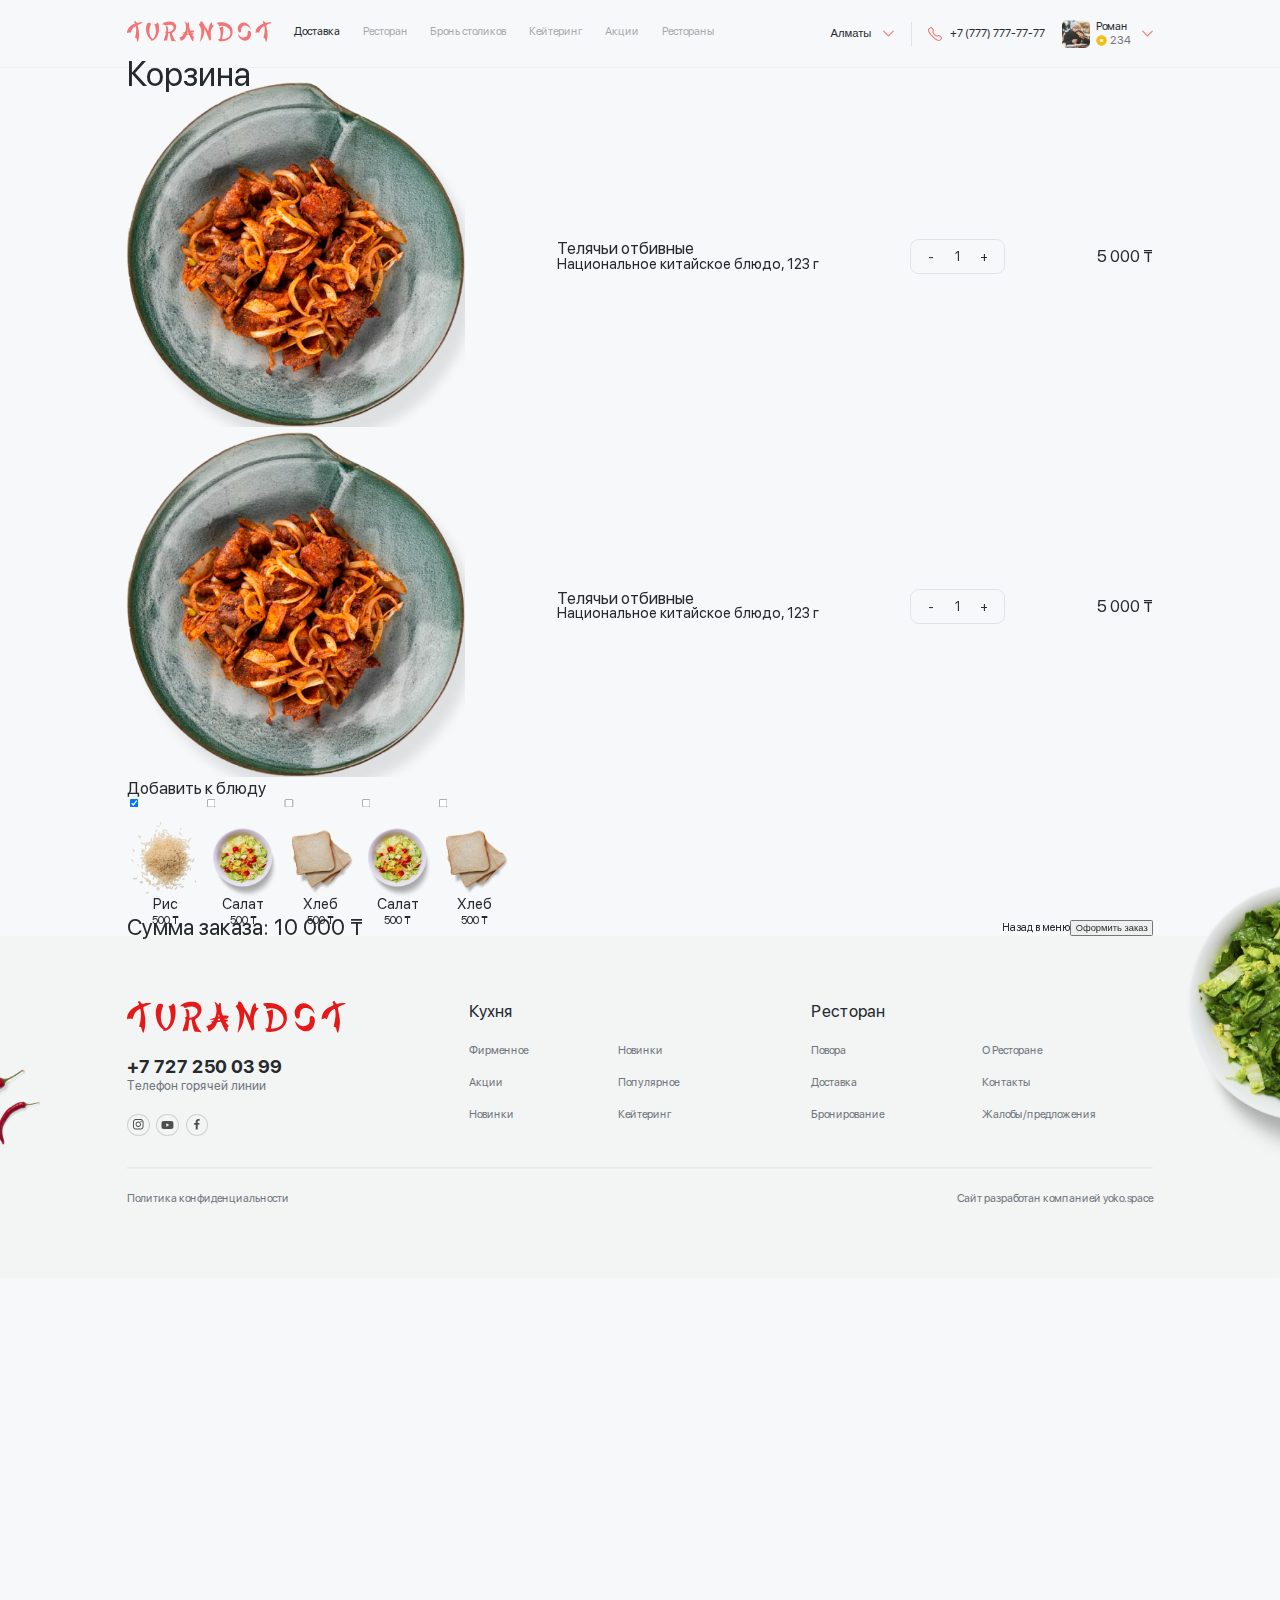
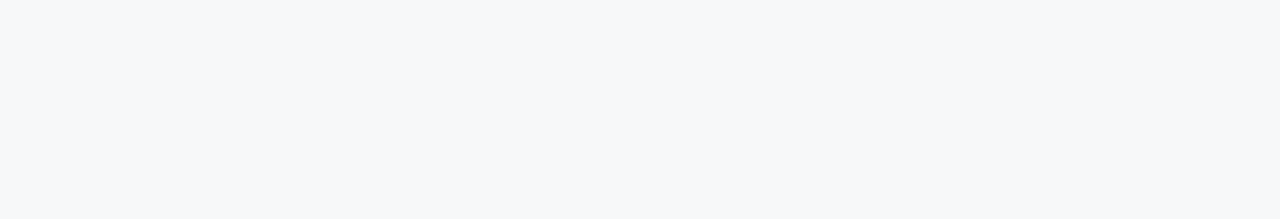
<file: cart.html>
<!DOCTYPE html>
<html lang="ru">
	<head>
		<meta charset="UTF-8" />
		<meta name="viewport" content="width=device-width, initial-scale=1.0" />
		<title>TURANDOT</title>
		<meta name="description" content="" />
		<meta name="keywords" content="" />
		<meta name="author" content="" />
		<link rel="shortcut icon" href="favicon.png" />
		<link rel="stylesheet" type="text/css" href="css/style.css" />
	</head>
	<body>
		<header>
			<div class="container">
				<div class="flex wrap jc-sb ai-c">
					<div class="col">
						<div class="flex wrap jc-start ai-c">
							<div class="col">
								<a href="" title="" class="logo">
									<img src="img/logo.svg" alt="" />
								</a>
							</div>
							<div class="col col-1">
								<button class="burger mobile"></button>
								<ul class="menu desktop">
									<li><a href="" title="" class="active">Доставка</a></li>
									<li><a href="" title="">Ресторан</a></li>
									<li><a href="" title="">Бронь столиков</a></li>
									<li><a href="" title="">Кейтеринг</a></li>
									<li><a href="" title="">Акции</a></li>
									<li><a href="" title="">Рестораны</a></li>
								</ul>
							</div>
						</div>
					</div>
					<div class="col">
						<div class="flex wrap jc-end ai-c">
							<div class="col">
								<div class="dropdown">
									<button class="dropdown-toggle">Алматы</button>
									<ul class="dropdown-menu">
										<li><a href="" title="" class="active">Алматы</a></li>
										<li><a href="" title="">Нур-Султан</a></li>
										<li><a href="" title="">Караганда</a></li>
										<li><a href="" title="">Шымкент</a></li>
									</ul>
								</div>
							</div>
							<div class="col">
								<div class="info">
									<a href="" title="" class="tel">+7 (777) 777-77-77</a>
								</div>
							</div>
							<div class="col">
								<!--a href="#signin" title="" class="singin open">Войти</a-->
								<div class="account dropdown">
									<div class="dropdown-toggle">
										<img src="img/avatar.png" alt="" />
										<div class="profile">
											<div class="name">Роман</div>
											<div class="coins">234</div>
										</div>
									</div>
									<ul class="dropdown-menu">
										<li><a href="" title="">Мой профиль</a></li>
										<li><a href="" title="">Выйти</a></li>
									</ul>
								</div>
							</div>
						</div>
					</div>
				</div>
			</div>
		</header>
		<main>
			<section id="cart">
				<div class="container">
					<div class="title">
						<h1>Корзина</h1>
					</div>
					<div class="content">
						<form>
							<div class="items">
								<div class="item">
									<div class="flex wrap jc-sb ai-c">
										<a href="#product" title="" class="image open">
											<img src="img/meal.png" alt="" />
										</a>
										<div class="description">
											<h3><a href="#product" title="" class="open">Телячьи отбивные</a></h3>
											<h4>Национальное китайское блюдо, 123 г</h4>
										</div>
										<div class="quantity">
											<button type="button" class="minus">-</button>
											<input type="number" name="quantity" value="1" readonly />
											<button type="button" class="plus">+</button>
										</div>
										<div class="sum">
											<h3>5 000 ₸</h3>
										</div>
									</div>
								</div>
								<div class="item">
									<div class="flex wrap jc-sb ai-c">
										<a href="#product" title="" class="image open">
											<img src="img/meal.png" alt="" />
										</a>
										<div class="description">
											<h3><a href="#product" title="" class="open">Телячьи отбивные</a></h3>
											<h4>Национальное китайское блюдо, 123 г</h4>
										</div>
										<div class="quantity">
											<button type="button" class="minus">-</button>
											<input type="number" name="quantity" value="1" readonly />
											<button type="button" class="plus">+</button>
										</div>
										<div class="sum">
											<h3>5 000 ₸</h3>
										</div>
									</div>
								</div>
							</div>
							<div class="extra">
								<h3>Добавить к блюду</h3>
								<div class="flex wrap">
									<label>
										<input type="checkbox" name="extra" value="Рис" checked="checked" />
										<div class="item flex column jc-c ai-c">
											<img src="img/rice.png" alt="" />
											<h4>Рис</h4>
											<span>500 ₸</span>
										</div>
									</label>
									<label>
										<input type="checkbox" name="extra" value="Салат" />
										<div class="item flex column jc-c ai-c">
											<img src="img/salad.png" alt="" />
											<h4>Салат</h4>
											<span>500 ₸</span>
										</div>
									</label>
									<label>
										<input type="checkbox" name="extra" value="Хлеб" />
										<div class="item flex column jc-c ai-c">
											<img src="img/bread.png" alt="" />
											<h4>Хлеб</h4>
											<span>500 ₸</span>
										</div>
									</label>
									<label>
										<input type="checkbox" name="extra" value="Салат" />
										<div class="item flex column jc-c ai-c">
											<img src="img/salad.png" alt="" />
											<h4>Салат</h4>
											<span>500 ₸</span>
										</div>
									</label>
									<label>
										<input type="checkbox" name="extra" value="Хлеб" />
										<div class="item flex column jc-c ai-c">
											<img src="img/bread.png" alt="" />
											<h4>Хлеб</h4>
											<span>500 ₸</span>
										</div>
									</label>
								</div>
							</div>
							<div class="total">
								<div class="flex wrap jc-sb ai-c">
									<h2>Сумма заказа: 10 000 ₸ </h2>
									<div class="flex wrap">
										<a href="" title="">Назад в меню</a>
										<button class="button">Оформить заказ</button>
									</div>
								</div>
							</div>
						</form>
					</div>
				</div>
			</section>
		</main>
		<footer>
			<div class="container">
				<div class="row">
					<div class="flex wrap jc-sb">
						<div class="col">
							<img src="img/turandot.svg" alt="" />
							<a href="" title="" class="tel">+7 727 250 03 99</a>
							<h5>Телефон горячей линии</h5>
							<ul class="social">
								<li><a href="" title="" class="in"></a></li>
								<li><a href="" title="" class="yt"></a></li>
								<li><a href="" title="" class="fb"></a></li>
							</ul>
						</div>
						<div class="col">
							<h3>Кухня</h3>
							<ul class="menu">
								<li><a href="" title="">Фирменное</a></li>
								<li><a href="" title="">Новинки</a></li>
								<li><a href="" title="">Акции</a></li>
								<li><a href="" title="">Популярное</a></li>
								<li><a href="" title="">Новинки</a></li>
								<li><a href="" title="">Кейтеринг</a></li>
							</ul>
						</div>
						<div class="col">
							<h3>Ресторан</h3>
							<ul class="menu">
								<li><a href="" title="">Повора</a></li>
								<li><a href="" title="">О Ресторане</a></li>
								<li><a href="" title="">Доставка</a></li>
								<li><a href="" title="">Контакты</a></li>
								<li><a href="" title="">Бронирование</a></li>
								<li><a href="" title="">Жалобы/предложения</a></li>
							</ul>
						</div>
					</div>
				</div>
				<hr/>
				<div class="row">
					<div class="flex wrap jc-sb">
						<a href="" title="" class="politics">Политика конфиденциальности</a>
						<div class="designed"><span>Сайт разработан компанией</span> <a href="https://yoko.space" title="" target="_blanc">yoko.space</a></div>
					</div>
				</div>
			</div>
			<img src="img/elem-3.png" alt="" class="elem elem-3" />
			<img src="img/elem-4.png" alt="" class="elem elem-4" />
		</footer>
		<div id="product" class="popup">
			<div class="overlay"></div>
			<div class="container">
				<button class="close"></button>
				<div class="modal">
					<div class="flex wrap ai-c">
						<div class="image">
							<img src="img/product.png" alt="" />
						</div>
						<div class="content">
							<div class="box">
								<div class="title">
									<h2>Утка по пекински</h2>
									<a href="" title="" class="info"></a>
								</div>
								<div class="description">
									<h4>Национальное китайское блюдо, 123 г</h4>
								</div>
								<div class="flex wrap jc-sb ai-c">
									<div class="rating">
										<span class="star"></span>
										<span class="star"></span>
										<span class="star"></span>
										<span class="star"></span>
										<span class="star"></span>
									</div>
									<div class="properties">
										<span class="property meat"></span>
										<span class="property hot"></span>
									</div>
								</div>
								<hr/>
								<div class="type flex wrap">
									<label>
										<input type="radio" name="type" value="Не острое" checked="checked" />
										<span>Не острое</span>
									</label>
									<label>
										<input type="radio" name="type" value="Среднее" />
										<span>Среднее</span>
									</label>
									<label>
										<input type="radio" name="type" value="Острое" />
										<span>Острое</span>
									</label>
								</div>
								<h3>Добавить к блюду</h3>
								<div class="extra flex wrap">
									<label>
										<input type="checkbox" name="extra" value="Рис" checked="checked" />
										<div class="item flex column jc-c ai-c">
											<img src="img/rice.png" alt="" />
											<h4>Рис</h4>
											<span>500 ₸</span>
										</div>
									</label>
									<label>
										<input type="checkbox" name="extra" value="Салат" />
										<div class="item flex column jc-c ai-c">
											<img src="img/salad.png" alt="" />
											<h4>Салат</h4>
											<span>500 ₸</span>
										</div>
									</label>
									<label>
										<input type="checkbox" name="extra" value="Хлеб" />
										<div class="item flex column jc-c ai-c">
											<img src="img/bread.png" alt="" />
											<h4>Хлеб</h4>
											<span>500 ₸</span>
										</div>
									</label>
								</div>
								<button class="button">Добавить в корзину <span>9 000₸</span></button>
							</div>
						</div>
					</div>
				</div>
			</div>
		</div>
		<script src="js/main.min.js"></script>
	</body>
</html>
</file>
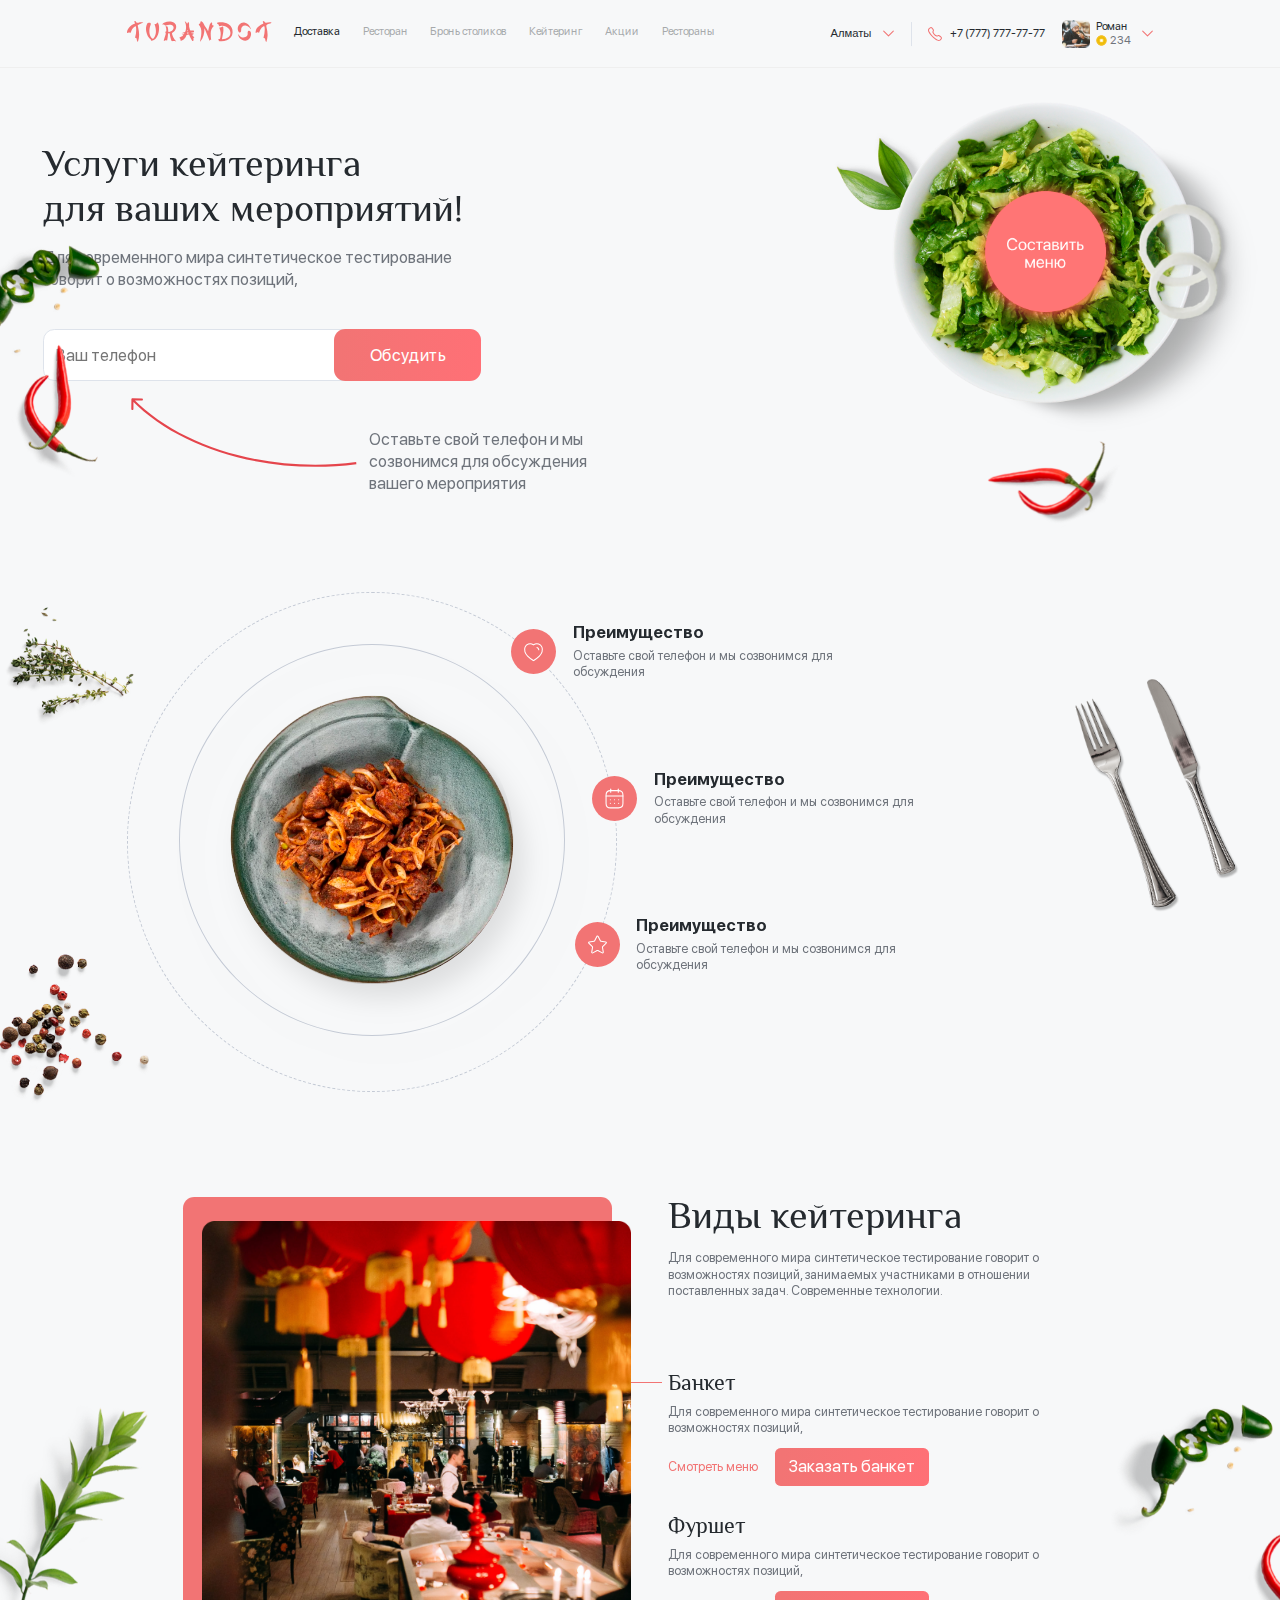
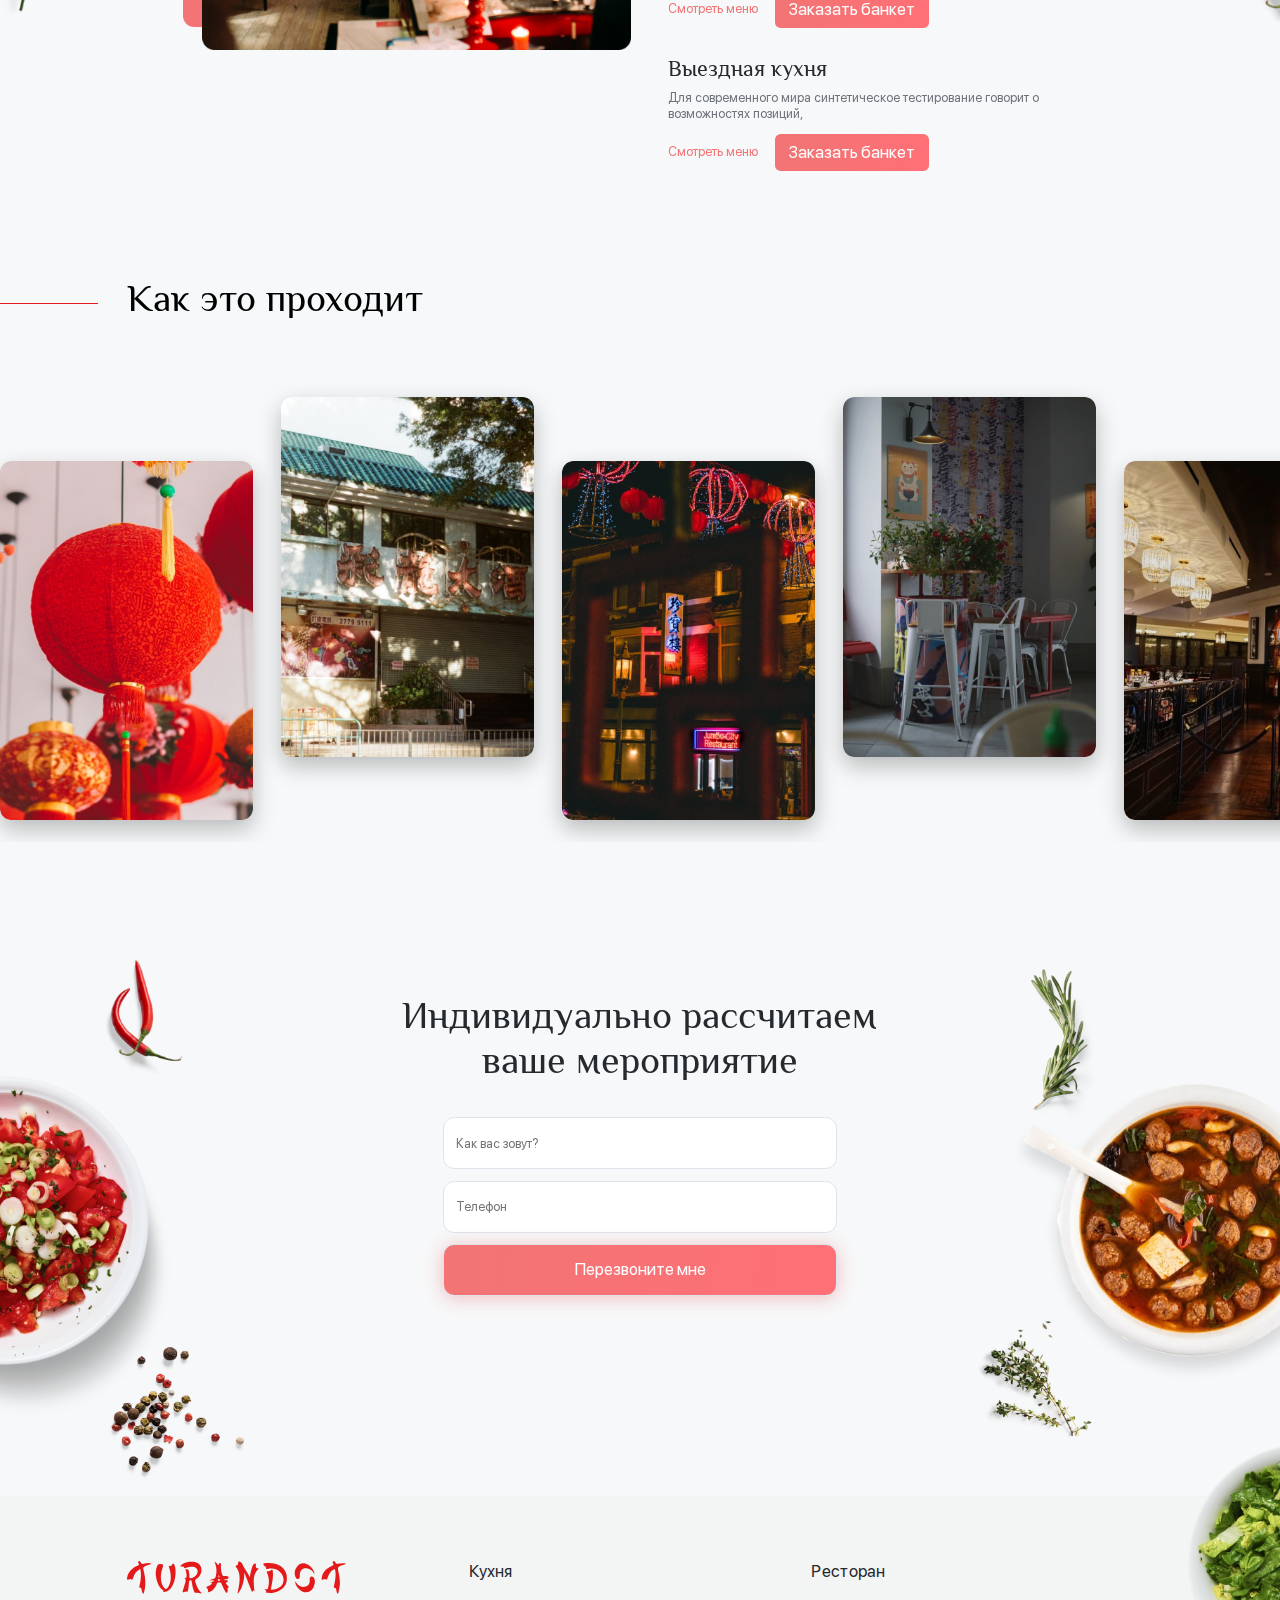
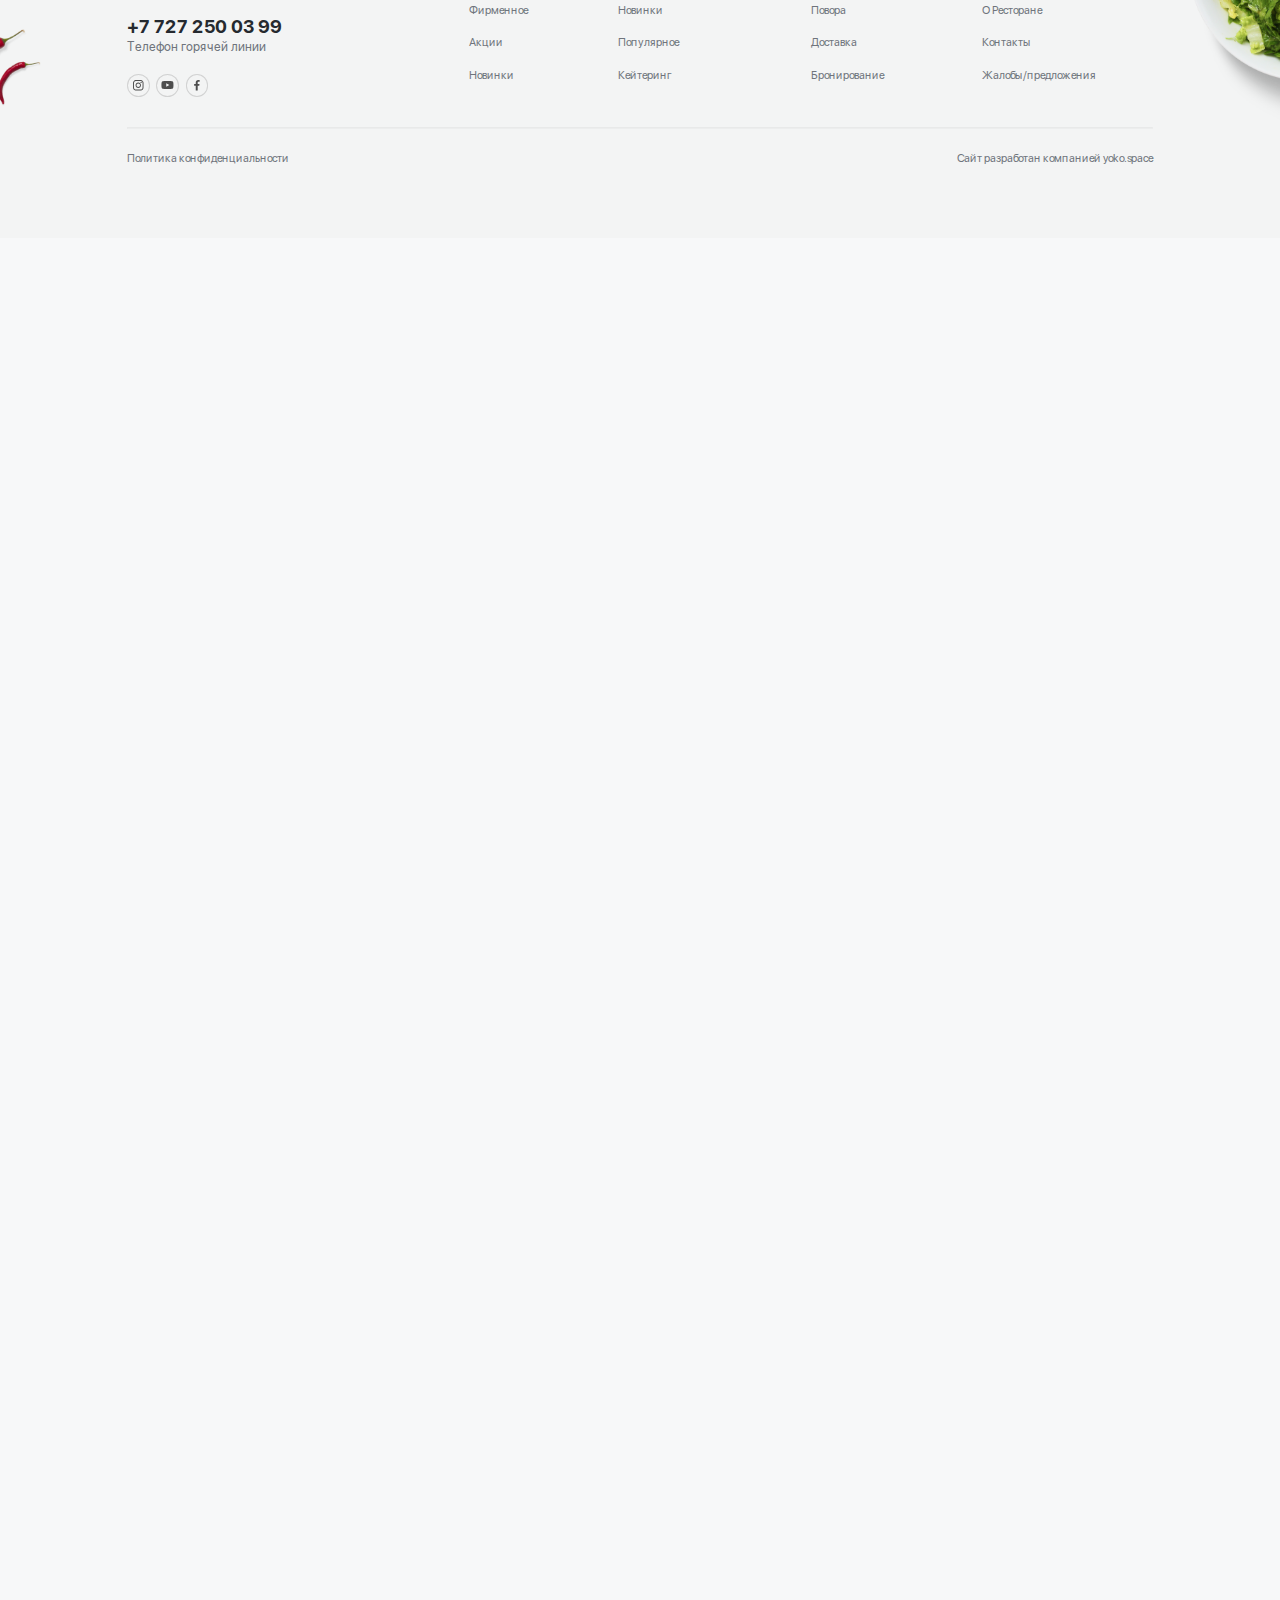
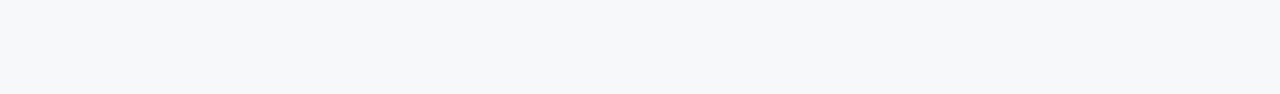
<file: catering.html>
<!DOCTYPE html>
<html lang="ru">
	<head>
		<meta charset="UTF-8" />
		<meta name="viewport" content="width=device-width, initial-scale=1.0" />
		<title>TURANDOT</title>
		<meta name="description" content="" />
		<meta name="keywords" content="" />
		<meta name="author" content="" />
		<link rel="shortcut icon" href="favicon.png" />
		<link rel="stylesheet" type="text/css" href="css/style.css" />
	</head>
	<body>
		<header>
			<div class="container">
				<div class="flex wrap jc-sb ai-c">
					<div class="col">
						<div class="flex wrap jc-start ai-c">
							<div class="col">
								<a href="" title="" class="logo">
									<img src="img/logo.svg" alt="" />
								</a>
							</div>
							<div class="col col-1">
								<button class="burger mobile"></button>
								<ul class="menu desktop">
									<li><a href="" title="" class="active">Доставка</a></li>
									<li><a href="" title="">Ресторан</a></li>
									<li><a href="" title="">Бронь столиков</a></li>
									<li><a href="" title="">Кейтеринг</a></li>
									<li><a href="" title="">Акции</a></li>
									<li><a href="" title="">Рестораны</a></li>
								</ul>
							</div>
						</div>
					</div>
					<div class="col">
						<div class="flex wrap jc-end ai-c">
							<div class="col">
								<div class="dropdown">
									<button class="dropdown-toggle">Алматы</button>
									<ul class="dropdown-menu">
										<li><a href="" title="" class="active">Алматы</a></li>
										<li><a href="" title="">Нур-Султан</a></li>
										<li><a href="" title="">Караганда</a></li>
										<li><a href="" title="">Шымкент</a></li>
									</ul>
								</div>
							</div>
							<div class="col">
								<div class="info">
									<a href="" title="" class="tel">+7 (777) 777-77-77</a>
								</div>
							</div>
							<div class="col">
								<!--a href="#signin" title="" class="singin open">Войти</a-->
								<div class="account dropdown">
									<div class="dropdown-toggle">
										<img src="img/avatar.png" alt="" />
										<div class="profile">
											<div class="name">Роман</div>
											<div class="coins">234</div>
										</div>
									</div>
									<ul class="dropdown-menu">
										<li><a href="" title="">Мой профиль</a></li>
										<li><a href="" title="">Выйти</a></li>
									</ul>
								</div>
							</div>
						</div>
					</div>
				</div>
			</div>
		</header>
		<div class="header-mobile">
			<div class="container">
				<div class="flex jc-sb ai-c">
					<button class="burger"></button>
					<a href="" title="" class="logo">
						<img src="img/logo.svg" alt="" />
					</a>
					<a href="" title="" class="cart"></a>
				</div>
			</div>
		</div>
		<div class="mobile-menu">
			<div class="container">
				<div class="flex column">
					<div class="flex jc-sb">
						<button class="close"></button>
						<div class="col flex">
							<div class="dropdown">
								<button class="dropdown-toggle">Алматы</button>
								<ul class="dropdown-menu">
									<li><a href="" title="" class="active">Алматы</a></li>
									<li><a href="" title="">Нур-Султан</a></li>
									<li><a href="" title="">Караганда</a></li>
									<li><a href="" title="">Шымкент</a></li>
								</ul>
							</div>
							<div class="info">
								<a href="" title="" class="tel">+7 (777) 777-77-77</a>
							</div>
						</div>
					</div>
					<hr/>
					<ul class="menu">
						<li><a href="" title="" class="active">Доставка</a></li>
						<li><a href="" title="">Ресторан</a></li>
						<li><a href="#reservation" title="" class="open">Бронь столиков</a></li>
						<li><a href="" title="">Кейтеринг</a></li>
						<li><a href="" title="">Акции</a></li>
						<li><a href="" title="">Рестораны</a></li>
					</ul>
					<a href="#signin" title="" class="singin open">Войти</a>
				</div>
			</div>
		</div>
		<main>
			<section id="catering" class="catering-page">
				<div class="container">
					<div class="flex wrap jc-sb">
						<div class="content catering-content">
							<div class="title">
								<h1>Услуги кейтеринга для ваших мероприятий!</h1>
							</div>
							<div class="description">
								<h3>Для современного мира синтетическое тестирование говорит о возможностях позиций, </h3>
								<form>
									<input type="tel" name="tel" placeholder="Ваш телефон" />
									<button class="button">Обсудить</button>
								</form>
								<h3 class="arrow">Оставьте свой телефон и мы созвонимся для обсуждения вашего мероприятия</h3>
							</div>
						</div>
						<div class="image catering-image">
							<img src="img/catering3.png" alt="" />
						</div>
					</div>
				</div>
				<img src="img/elem-8.png" alt="" class="elem elem-8" />
				<img src="img/elem-9.png" alt="" class="elem elem-9" />
				<img src="img/elem-10.png" alt="" class="elem elem-10" />
				<img src="img/elem-11.png" alt="" class="elem elem-11" />
			</section>
			<section id="advantages" class="catering-page">
				<div class="container">
					<div class="flex wrap ai-c">
						<div class="col col-1">
							<div class="image">
								<img src="img/meal.png" alt="" />
							</div>
						</div>
						<div class="col col-2">
							<div class="content">
								<div class="flex column jc-sa">
									<div class="row adv-1">
										<h3>Преимущество</h3>
										<h5>Оставьте свой телефон и мы созвонимся для обсуждения</h5>
									</div>
									<div class="row adv-2">
										<h3>Преимущество</h3>
										<h5>Оставьте свой телефон и мы созвонимся для обсуждения</h5>
									</div>
									<div class="row adv-3">
										<h3>Преимущество</h3>
										<h5>Оставьте свой телефон и мы созвонимся для обсуждения</h5>
									</div>
								</div>
							</div>
						</div>
					</div>
				</div>
				<img src="img/elem-12.png" alt="" class="elem elem-12" />
				<img src="img/elem-13.png" alt="" class="elem elem-13" />
				<img src="img/elem-14.png" alt="" class="elem elem-14" />
			</section>
			<section id="types">
				<div class="container">
					<div class="flex wrap jc-c">
						<div class="col">
							<div class="images">
								<div class="image">
									<img src="img/type-1.png" alt="" />
								</div>
							</div>
						</div>
						<div class="col">
							<div class="title">
								<h2>Виды кейтеринга</h2>
							</div>
							<div class="description">
								<h5>Для современного мира синтетическое тестирование говорит о возможностях позиций, занимаемых участниками в отношении поставленных задач. Современные технологии.</h5>
							</div>
							<div class="content">
								<div class="row">
									<h2>Банкет</h2>
									<h5>Для современного мира синтетическое тестирование говорит о возможностях позиций, </h5>
									<div class="flex ai-c">
										<a href="" title="" class="see">Смотреть меню</a>
										<a href="" title="" class="btn">Заказать банкет</a>
									</div>
								</div>
								<div class="row">
									<h2>Фуршет</h2>
									<h5>Для современного мира синтетическое тестирование говорит о возможностях позиций, </h5>
									<div class="flex ai-c">
										<a href="" title="" class="see">Смотреть меню</a>
										<a href="" title="" class="btn">Заказать банкет</a>
									</div>
								</div>
								<div class="row">
									<h2>Выездная кухня</h2>
									<h5>Для современного мира синтетическое тестирование говорит о возможностях позиций, </h5>
									<div class="flex ai-c">
										<a href="" title="" class="see">Смотреть меню</a>
										<a href="" title="" class="btn">Заказать банкет</a>
									</div>
								</div>
							</div>
						</div>
					</div>
				</div>
				<img src="img/elem-15.png" alt="" class="elem elem-15" />
				<img src="img/elem-16.png" alt="" class="elem elem-16" />
				<img src="img/elem-17.png" alt="" class="elem elem-17" />
			</section>
			<section id="gallery">
				<div class="container">
					<div class="title">
						<h2>Как это проходит</h2>
					</div>
				</div>
				<div class="scroll-x">
					<div class="item">
						<img src="img/gallery-6.png" alt="" />
					</div>
					<div class="item">
						<img src="img/gallery-7.png" alt="" />
					</div>
					<div class="item">
						<img src="img/gallery-8.png" alt="" />
					</div>
					<div class="item">
						<img src="img/gallery-9.png" alt="" />
					</div>
					<div class="item">
						<img src="img/gallery-10.png" alt="" />
					</div>
					<div class="item">
						<img src="img/gallery-6.png" alt="" />
					</div>
					<div class="item">
						<img src="img/gallery-7.png" alt="" />
					</div>
					<div class="item">
						<img src="img/gallery-8.png" alt="" />
					</div>
					<div class="item">
						<img src="img/gallery-9.png" alt="" />
					</div>
					<div class="item">
						<img src="img/gallery-10.png" alt="" />
					</div>
				</div>
			</section>
			<section id="calculation">
				<div class="container">
					<div class="title">
						<h2>Индивидуально рассчитаем ваше мероприятие</h2>
					</div>
					<div class="content">
						<form class="form">
							<label class="filed name">
								<input type="text" name="name" placeholder="Как вас зовут?" />
							</label>
							<label class="filed tel">
								<input type="tel" name="tel" placeholder="Телефон" />
							</label>
							<button class="button">Перезвоните мне</button>
						</form>
					</div>
				</div>
			</section>
		</main>
		<footer>
			<div class="container">
				<div class="row">
					<div class="flex wrap jc-sb">
						<div class="col">
							<img src="img/turandot.svg" alt="" />
							<a href="" title="" class="tel">+7 727 250 03 99</a>
							<h5>Телефон горячей линии</h5>
							<ul class="social">
								<li><a href="" title="" class="in"></a></li>
								<li><a href="" title="" class="yt"></a></li>
								<li><a href="" title="" class="fb"></a></li>
							</ul>
						</div>
						<div class="col">
							<h3>Кухня</h3>
							<ul class="menu">
								<li><a href="" title="">Фирменное</a></li>
								<li><a href="" title="">Новинки</a></li>
								<li><a href="" title="">Акции</a></li>
								<li><a href="" title="">Популярное</a></li>
								<li><a href="" title="">Новинки</a></li>
								<li><a href="" title="">Кейтеринг</a></li>
							</ul>
						</div>
						<div class="col">
							<h3>Ресторан</h3>
							<ul class="menu">
								<li><a href="" title="">Повора</a></li>
								<li><a href="" title="">О Ресторане</a></li>
								<li><a href="" title="">Доставка</a></li>
								<li><a href="" title="">Контакты</a></li>
								<li><a href="" title="">Бронирование</a></li>
								<li><a href="" title="">Жалобы/предложения</a></li>
							</ul>
						</div>
					</div>
				</div>
				<hr/>
				<div class="row">
					<div class="flex wrap jc-sb">
						<a href="" title="" class="politics">Политика конфиденциальности</a>
						<div class="designed"><span>Сайт разработан компанией</span> <a href="https://yoko.space" title="" target="_blanc">yoko.space</a></div>
					</div>
				</div>
			</div>
			<img src="img/elem-3.png" alt="" class="elem elem-3" />
			<img src="img/elem-4.png" alt="" class="elem elem-4" />
		</footer>
		<script src="js/main.min.js"></script>
	</body>
</html>
</file>
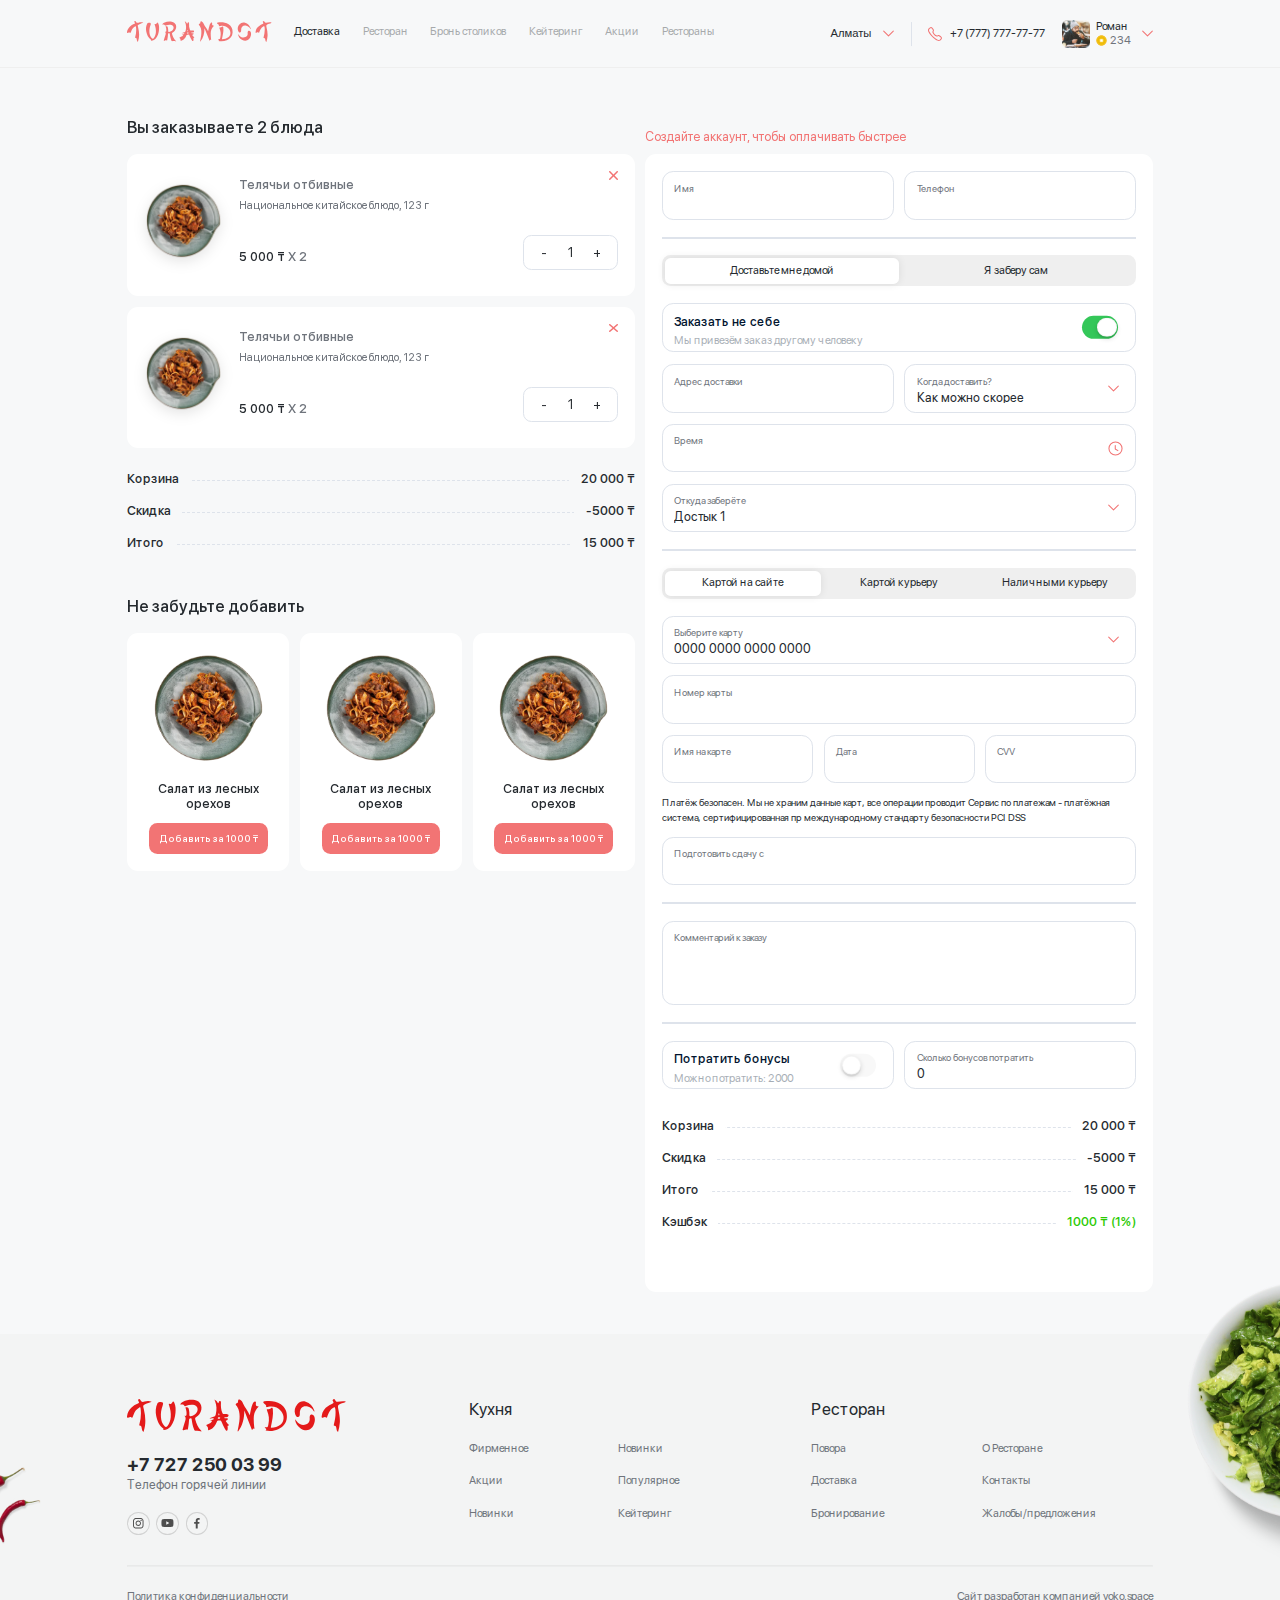
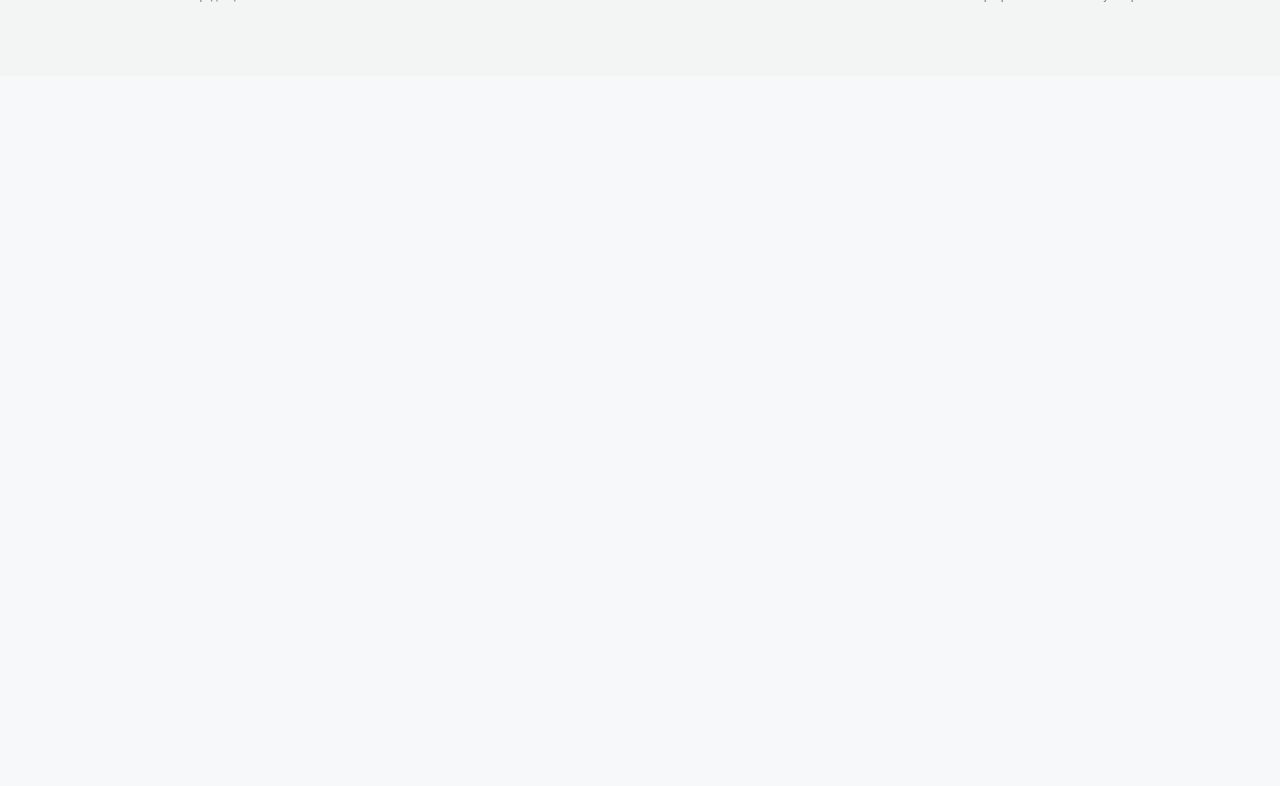
<file: checkout.html>
<!DOCTYPE html>
<html lang="ru">
	<head>
		<meta charset="UTF-8" />
		<meta name="viewport" content="width=device-width, initial-scale=1.0" />
		<title>TURANDOT</title>
		<meta name="description" content="" />
		<meta name="keywords" content="" />
		<meta name="author" content="" />
		<link rel="shortcut icon" href="favicon.png" />
		<link rel="stylesheet" type="text/css" href="css/style.css" />
	</head>
	<body>
		<header>
			<div class="container">
				<div class="flex wrap jc-sb ai-c">
					<div class="col">
						<div class="flex wrap jc-start ai-c">
							<div class="col">
								<a href="" title="" class="logo">
									<img src="img/logo.svg" alt="" />
								</a>
							</div>
							<div class="col col-1">
								<button class="burger mobile"></button>
								<ul class="menu desktop">
									<li><a href="" title="" class="active">Доставка</a></li>
									<li><a href="" title="">Ресторан</a></li>
									<li><a href="" title="">Бронь столиков</a></li>
									<li><a href="" title="">Кейтеринг</a></li>
									<li><a href="" title="">Акции</a></li>
									<li><a href="" title="">Рестораны</a></li>
								</ul>
							</div>
						</div>
					</div>
					<div class="col">
						<div class="flex wrap jc-end ai-c">
							<div class="col">
								<div class="dropdown">
									<button class="dropdown-toggle">Алматы</button>
									<ul class="dropdown-menu">
										<li><a href="" title="" class="active">Алматы</a></li>
										<li><a href="" title="">Нур-Султан</a></li>
										<li><a href="" title="">Караганда</a></li>
										<li><a href="" title="">Шымкент</a></li>
									</ul>
								</div>
							</div>
							<div class="col">
								<div class="info">
									<a href="" title="" class="tel">+7 (777) 777-77-77</a>
								</div>
							</div>
							<div class="col">
								<!--a href="#signin" title="" class="singin open">Войти</a-->
								<div class="account dropdown">
									<div class="dropdown-toggle">
										<img src="img/avatar.png" alt="" />
										<div class="profile">
											<div class="name">Роман</div>
											<div class="coins">234</div>
										</div>
									</div>
									<ul class="dropdown-menu">
										<li><a href="" title="">Мой профиль</a></li>
										<li><a href="" title="">Выйти</a></li>
									</ul>
								</div>
							</div>
						</div>
					</div>
				</div>
			</div>
		</header>
		<div class="header-mobile">
			<div class="container">
				<div class="flex jc-sb ai-c">
					<button class="burger"></button>
					<a href="" title="" class="logo">
						<img src="img/logo.svg" alt="" />
					</a>
					<a href="" title="" class="cart"></a>
				</div>
			</div>
		</div>
		<div class="mobile-menu">
			<div class="container">
				<div class="flex column">
					<div class="flex jc-sb">
						<button class="close"></button>
						<div class="col flex">
							<div class="dropdown">
								<button class="dropdown-toggle">Алматы</button>
								<ul class="dropdown-menu">
									<li><a href="" title="" class="active">Алматы</a></li>
									<li><a href="" title="">Нур-Султан</a></li>
									<li><a href="" title="">Караганда</a></li>
									<li><a href="" title="">Шымкент</a></li>
								</ul>
							</div>
							<div class="info">
								<a href="" title="" class="tel">+7 (777) 777-77-77</a>
							</div>
						</div>
					</div>
					<hr/>
					<ul class="menu">
						<li><a href="" title="" class="active">Доставка</a></li>
						<li><a href="" title="">Ресторан</a></li>
						<li><a href="#reservation" title="" class="open">Бронь столиков</a></li>
						<li><a href="" title="">Кейтеринг</a></li>
						<li><a href="" title="">Акции</a></li>
						<li><a href="" title="">Рестораны</a></li>
					</ul>
					<a href="#signin" title="" class="singin open">Войти</a>
				</div>
			</div>
		</div>
		<main>
			<section id="checkout">
				<div class="container">
					<div class="flex jc-sb ai-end">
						<div class="col">
							<h3>Вы заказываете 2 блюда</h3>
						</div>
						<div class="col">
							<h5 class="red">Создайте аккаунт, чтобы оплачивать быстрее</h5>
						</div>
					</div>
					<div class="flex jc-sb">
						<div class="col">
							<div class="items">
								<div class="product">
									<div class="flex">
										<a href="#product" title="" class="image open">
											<img src="img/product.png" alt="" />
										</a>
										<div class="col flex column jc-sb">
											<div class="flex jc-sb">
												<div class="description">
													<h5><a href="#product" title="" class="open">Телячьи отбивные</a></h5>
													<h6>Национальное китайское блюдо, 123 г</h6>
												</div>
												<button class="remove"></button>
											</div>
											<div class="flex jc-sb ai-end">
												<h5>5 000 ₸ <span>x 2</span></h5>
												<div class="quantity">
													<button type="button" class="minus">-</button>
													<input type="number" name="quantity" value="1" readonly />
													<button type="button" class="plus">+</button>
												</div>
											</div>
										</div>
									</div>
								</div>
								<div class="product">
									<div class="flex">
										<a href="#product" title="" class="image open">
											<img src="img/product.png" alt="" />
										</a>
										<div class="col flex column jc-sb">
											<div class="flex jc-sb">
												<div class="description">
													<h5><a href="#product" title="" class="open">Телячьи отбивные</a></h5>
													<h6>Национальное китайское блюдо, 123 г</h6>
												</div>
												<button class="remove"></button>
											</div>
											<div class="flex jc-sb ai-end">
												<h5>5 000 ₸ <span>x 2</span></h5>
												<div class="quantity">
													<button type="button" class="minus">-</button>
													<input type="number" name="quantity" value="1" readonly />
													<button type="button" class="plus">+</button>
												</div>
											</div>
										</div>
									</div>
								</div>
							</div>
							<div class="totals">
								<ul>
									<li><span>Корзина</span><span>20 000 ₸</span></li>
									<li><span>Скидка</span><span>-5000 ₸</span></li>
									<li><span>Итого</span><span>15 000 ₸</span></li>
								</ul>
							</div>
							<div class="additional">
								<h3>Не забудьте добавить</h3>
								<div class="flex">
									<div class="item">
										<img src="img/product.png" alt="" />
										<h5>Салат из лесных орехов</h5>
										<button class="btn">Добавить за 1000 ₸</button>
									</div>
									<div class="item">
										<img src="img/product.png" alt="" />
										<h5>Салат из лесных орехов</h5>
										<button class="btn">Добавить за 1000 ₸</button>
									</div>
									<div class="item">
										<img src="img/product.png" alt="" />
										<h5>Салат из лесных орехов</h5>
										<button class="btn">Добавить за 1000 ₸</button>
									</div>
								</div>
							</div>
						</div>
						<div class="col">
							<div class="form">
								<div class="flex">
									<label class="field name">
										<small>Имя</small>
										<input type="text" name="" autocomplete="off" />
									</label>
									<label class="field tel">
										<small>Телефон</small>
										<input type="tel" name="" autocomplete="off" />
									</label>
								</div>
								<hr/>
								<div class="flex radiogroup">
									<label class="radio">
										<input type="radio" name="delivery" value="" checked="checked" />
										<span>Доставьте мне домой</span>
									</label>
									<label class="radio">
										<input type="radio" name="delivery" value="" />
										<span>Я заберу сам</span>
									</label>
								</div>
								<label class="field switch">
									<h5>Заказать не себе</h5>
									<h6>Мы привезём заказ другому человеку</h6>
									<input type="checkbox" name="notformyself" value="" checked="checked" />
									<span class="button"><span></span></span>
								</label>
								<div class="flex delivery">
									<label class="field address">
										<small>Адрес доставки</small>
										<input type="text" name="address" autocomplete="off" />
									</label>
									<label class="field select">
										<small>Когда доставить?</small>
										<select name="">
											<option>Как можно скорее</option>
											<option>К выбранному времени</option>
										</select>
									</label>
								</div>
								<label class="field time">
									<small>Время</small>
									<input id="time" type="text" name="" autocomplete="off" />
									<div class="time-container"></div>
								</label>
								<label class="field select">
									<small>Откуда заберёте</small>
									<select name="">
										<option>Достык 1</option>
										<option>Достык 2</option>
									</select>
								</label>
								<hr/>
								<div class="flex radiogroup">
									<label class="radio">
										<input type="radio" name="payment" value="" checked="checked" />
										<span>Картой на сайте</span>
									</label>
									<label class="radio">
										<input type="radio" name="payment" value="" />
										<span>Картой курьеру</span>
									</label>
									<label class="radio">
										<input type="radio" name="payment" value="" />
										<span>Наличными курьеру</span>
									</label>
								</div>
								<label class="field select">
									<small>Выберите карту</small>
									<select name="">
										<option>0000 0000 0000 0000</option>
										<option>0000 0000 0000 0000</option>
									</select>
								</label>
								<label class="field cardnumber">
									<small>Номер карты</small>
									<input type="text" name="" autocomplete="off" />
								</label>
								<div class="flex">
									<label class="field cardname">
										<small>Имя на карте</small>
										<input type="text" name="" autocomplete="off" />
									</label>
									<label class="field carddate">
										<small>Дата</small>
										<input type="text" name="" autocomplete="off" />
									</label>
									<label class="field cardcvv">
										<small>CVV</small>
										<input type="text" name="" autocomplete="off" />
									</label>
								</div>
								<div class="mb">
									<small>Платёж безопасен. Мы не храним данные карт, все операции проводит Сервис по платежам - платёжная система, сертифицированная пр международному стандарту  безопасности PCI  DSS</small>
								</div>
								<label class="field money">
									<small>Подготовить сдачу с</small>
									<input type="number" name="" autocomplete="off" />
								</label>
								<hr/>
								<label class="field textarea comment">
									<small>Комментарий к заказу</small>
									<textarea rows="" name=""></textarea>
								</label>
								<hr/>
								<div class="flex">
									<label class="field switch">
										<h5>Потратить бонусы</h5>
										<h6>Можно потратить: 2000</h6>
										<input type="checkbox" name="bonus" value="" />
										<span class="button"><span></span></span>
									</label>
									<label class="field bonus">
										<small>Сколько бонусов потратить</small>
										<input type="number" name="" value="0" autocomplete="off" />
									</label>
								</div>
								<div class="totals">
									<ul>
										<li><span>Корзина</span><span>20 000 ₸</span></li>
										<li><span>Скидка</span><span>-5000 ₸</span></li>
										<li><span>Итого</span><span>15 000 ₸</span></li>
										<li><span>Кэшбэк</span><span class="green">1000 ₸ (1%)</span></li>
									</ul>
								</div>
							</div>
						</div>
					</div>
				</div>
			</section>
		</main>
		<footer>
			<div class="container">
				<div class="row">
					<div class="flex wrap jc-sb">
						<div class="col">
							<img src="img/turandot.svg" alt="" />
							<a href="" title="" class="tel">+7 727 250 03 99</a>
							<h5>Телефон горячей линии</h5>
							<ul class="social">
								<li><a href="" title="" class="in"></a></li>
								<li><a href="" title="" class="yt"></a></li>
								<li><a href="" title="" class="fb"></a></li>
							</ul>
						</div>
						<div class="col">
							<h3>Кухня</h3>
							<ul class="menu">
								<li><a href="" title="">Фирменное</a></li>
								<li><a href="" title="">Новинки</a></li>
								<li><a href="" title="">Акции</a></li>
								<li><a href="" title="">Популярное</a></li>
								<li><a href="" title="">Новинки</a></li>
								<li><a href="" title="">Кейтеринг</a></li>
							</ul>
						</div>
						<div class="col">
							<h3>Ресторан</h3>
							<ul class="menu">
								<li><a href="" title="">Повора</a></li>
								<li><a href="" title="">О Ресторане</a></li>
								<li><a href="" title="">Доставка</a></li>
								<li><a href="" title="">Контакты</a></li>
								<li><a href="" title="">Бронирование</a></li>
								<li><a href="" title="">Жалобы/предложения</a></li>
							</ul>
						</div>
					</div>
				</div>
				<hr/>
				<div class="row">
					<div class="flex wrap jc-sb">
						<a href="" title="" class="politics">Политика конфиденциальности</a>
						<div class="designed"><span>Сайт разработан компанией</span> <a href="https://yoko.space" title="" target="_blanc">yoko.space</a></div>
					</div>
				</div>
			</div>
			<img src="img/elem-3.png" alt="" class="elem elem-3" />
			<img src="img/elem-4.png" alt="" class="elem elem-4" />
		</footer>
		<div id="product" class="popup">
			<div class="overlay"></div>
			<div class="container">
				<button class="close"></button>
				<div class="modal product">
					<div class="image">
						<img src="img/product.png" alt="" />
						<div class="properties">
							<span class="property-1"></span>
							<span class="property-2"></span>
							<span class="property-3"></span>
						</div>
						<div class="tooltip">
							<a href="#" title=""></a>
							<div class="tooltip-box">
								<div class="title">Пищевая ценность на 100 г.</div>
								<ul>
									<li>Энерг. ценность<span>253,4 ккал</span></li>
									<li>Белки<span>9,4 г</span></li>
									<li>Жиры<span>9,4 г</span></li>
									<li>Углеводы<span>9,4 г</span></li>
									<li>Вес<span>9,4 г</span></li>
								</ul>
								<div class="description">Может содержать аллергены: аспартам, горчица, диоксид серы и сульфиты, кунжут, моллюски, орехи, ракообразные, рыба, сельдерей, соя, яйца</div>
							</div>
						</div>
					</div>
					<div class="flex ai-c">
						<div class="product-name">Телячьи отбивные</div>
						&nbsp;
						<span class="mass">• 234 г.</span>
					</div>
					<div class="description">Банальные, но неопровержимые выводы, а также реплицированные с.</div>
					<div class="price">
						<span class="new-price">9 990 ₸</span>
					</div>
					<div class="type flex wrap">
						<label>
							<input type="radio" name="type" value="Не острое" checked="checked" />
							<span>Не острое</span>
						</label>
						<label>
							<input type="radio" name="type" value="Среднее" />
							<span>Среднее</span>
						</label>
						<label>
							<input type="radio" name="type" value="Острое" />
							<span>Острое</span>
						</label>
					</div>
					<div class="buttons">
						<button class="button">Добавить в корзину</button>
						<div class="quantity">
							<button class="minus">-</button>
							<input type="text" name="quantity" value="1" readonly />
							<button class="plus">+</button>
						</div>
					</div>
				</div>
			</div>
		</div>
		<script src="js/main.min.js"></script>
	</body>
</html>
</file>
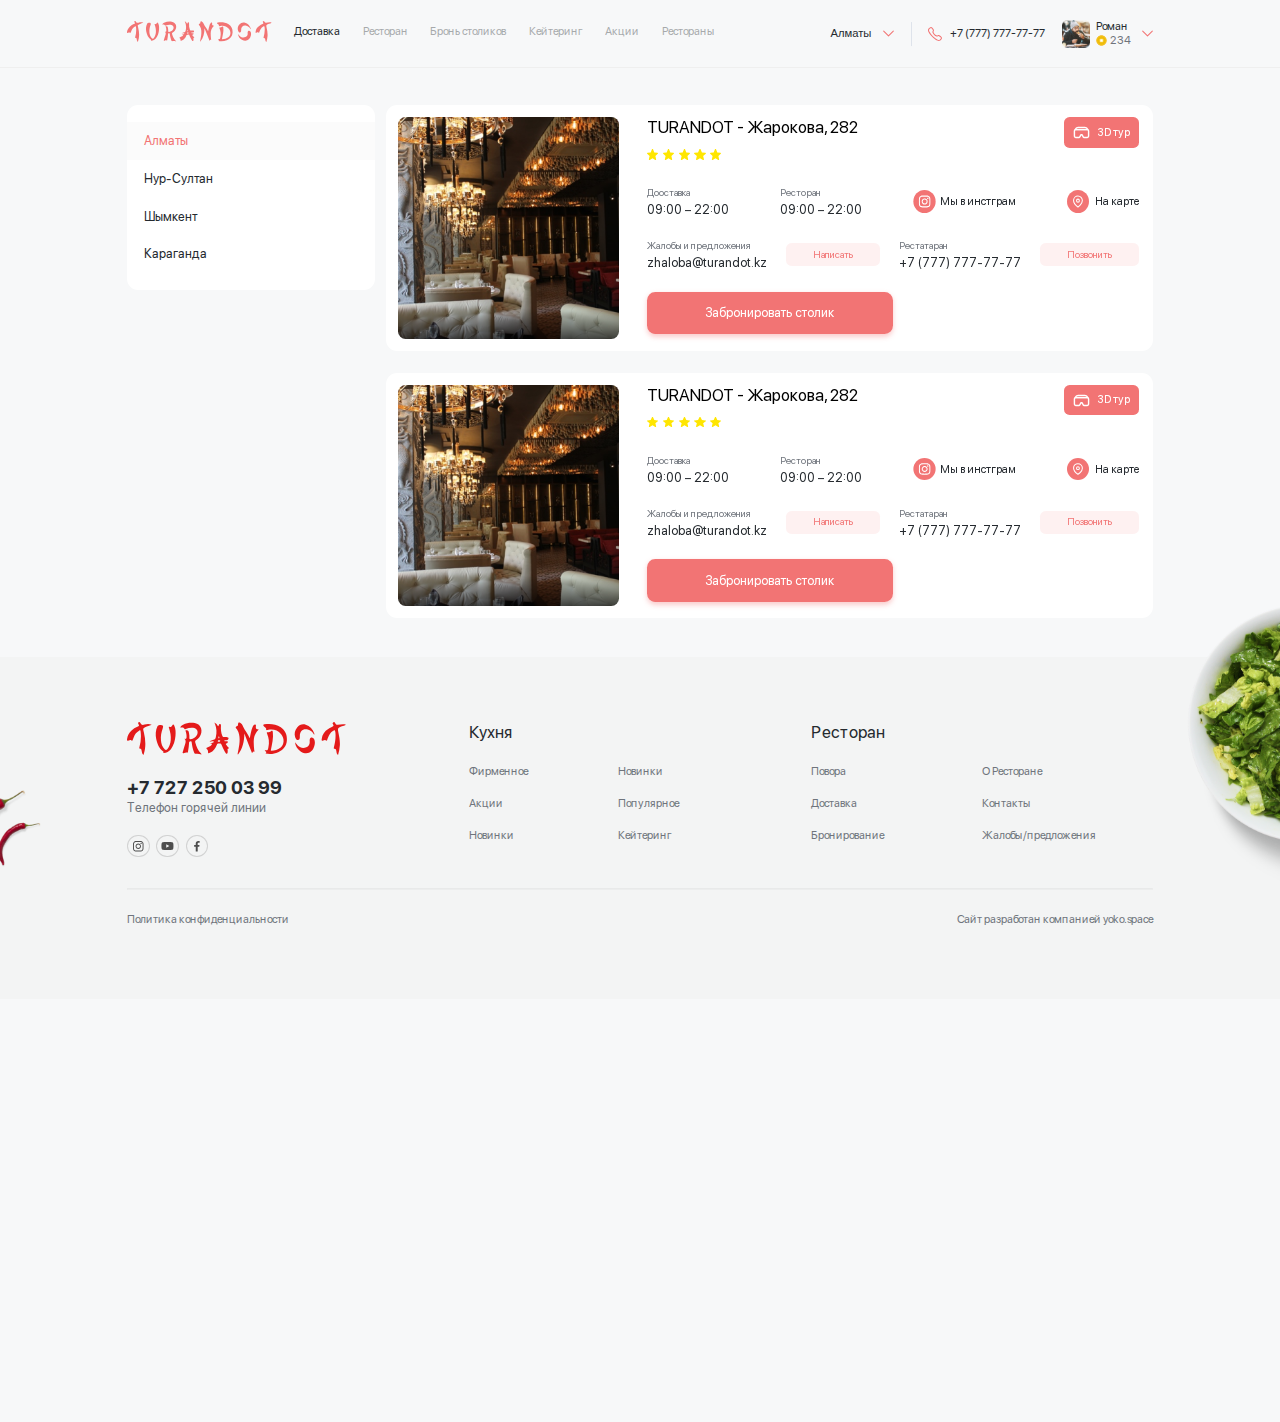
<file: contacts.html>
<!DOCTYPE html>
<html lang="ru">
	<head>
		<meta charset="UTF-8" />
		<meta name="viewport" content="width=device-width, initial-scale=1.0" />
		<title>TURANDOT</title>
		<meta name="description" content="" />
		<meta name="keywords" content="" />
		<meta name="author" content="" />
		<link rel="shortcut icon" href="favicon.png" />
		<link rel="stylesheet" type="text/css" href="css/style.css" />
	</head>
	<body>
		<header>
			<div class="container">
				<div class="flex wrap jc-sb ai-c">
					<div class="col">
						<div class="flex wrap jc-start ai-c">
							<div class="col">
								<a href="" title="" class="logo">
									<img src="img/logo.svg" alt="" />
								</a>
							</div>
							<div class="col col-1">
								<button class="burger mobile"></button>
								<ul class="menu desktop">
									<li><a href="" title="" class="active">Доставка</a></li>
									<li><a href="" title="">Ресторан</a></li>
									<li><a href="" title="">Бронь столиков</a></li>
									<li><a href="" title="">Кейтеринг</a></li>
									<li><a href="" title="">Акции</a></li>
									<li><a href="" title="">Рестораны</a></li>
								</ul>
							</div>
						</div>
					</div>
					<div class="col">
						<div class="flex wrap jc-end ai-c">
							<div class="col">
								<div class="dropdown">
									<button class="dropdown-toggle">Алматы</button>
									<ul class="dropdown-menu">
										<li><a href="" title="" class="active">Алматы</a></li>
										<li><a href="" title="">Нур-Султан</a></li>
										<li><a href="" title="">Караганда</a></li>
										<li><a href="" title="">Шымкент</a></li>
									</ul>
								</div>
							</div>
							<div class="col">
								<div class="info">
									<a href="" title="" class="tel">+7 (777) 777-77-77</a>
								</div>
							</div>
							<div class="col">
								<!--a href="#signin" title="" class="singin open">Войти</a-->
								<div class="account dropdown">
									<div class="dropdown-toggle">
										<img src="img/avatar.png" alt="" />
										<div class="profile">
											<div class="name">Роман</div>
											<div class="coins">234</div>
										</div>
									</div>
									<ul class="dropdown-menu">
										<li><a href="" title="">Мой профиль</a></li>
										<li><a href="" title="">Выйти</a></li>
									</ul>
								</div>
							</div>
						</div>
					</div>
				</div>
			</div>
		</header>
		<div class="header-mobile">
			<div class="container">
				<div class="flex jc-sb ai-c">
					<button class="burger"></button>
					<a href="" title="" class="logo">
						<img src="img/logo.svg" alt="" />
					</a>
					<a href="" title="" class="cart"></a>
				</div>
			</div>
		</div>
		<div class="mobile-menu">
			<div class="container">
				<div class="flex column">
					<div class="flex jc-sb">
						<button class="close"></button>
						<div class="col flex">
							<div class="dropdown">
								<button class="dropdown-toggle">Алматы</button>
								<ul class="dropdown-menu">
									<li><a href="" title="" class="active">Алматы</a></li>
									<li><a href="" title="">Нур-Султан</a></li>
									<li><a href="" title="">Караганда</a></li>
									<li><a href="" title="">Шымкент</a></li>
								</ul>
							</div>
							<div class="info">
								<a href="" title="" class="tel">+7 (777) 777-77-77</a>
							</div>
						</div>
					</div>
					<hr/>
					<ul class="menu">
						<li><a href="" title="" class="active">Доставка</a></li>
						<li><a href="" title="">Ресторан</a></li>
						<li><a href="#reservation" title="" class="open">Бронь столиков</a></li>
						<li><a href="" title="">Кейтеринг</a></li>
						<li><a href="" title="">Акции</a></li>
						<li><a href="" title="">Рестораны</a></li>
					</ul>
					<a href="#signin" title="" class="singin open">Войти</a>
				</div>
			</div>
		</div>
		<main>
			<section id="contacts">
				<div class="container">
					<div class="flex wrap ai-start">
						<div class="filter">
							<a href="" title="" class="active">Алматы</a>
							<a href="" title="">Нур-Султан</a>
							<a href="" title="">Шымкент</a>
							<a href="" title="">Караганда</a>
						</div>
						<div class="contacts">
							<div class="item">
								<div class="flex wrap">
									<div class="image">
										<img src="img/contact-1.png" alt="" />
									</div>
									<div class="content">
										<div class="flex wrap jc-sb ai-start">
											<div class="col">
												<h3>TURANDOT - Жарокова, 282</h3>
												<div class="rating">
													<span class="star"></span>
													<span class="star"></span>
													<span class="star"></span>
													<span class="star"></span>
													<span class="star"></span>
												</div>
											</div>
											<a href="" title="" class="tour">3D тур</a>
										</div>
										<div class="flex wrap jc-sb ai-c">
											<div class="col">
												<small>Дооставка</small>
												<h5>09:00 – 22:00</h5>
											</div>
											<div class="col">
												<small>Ресторан</small>
												<h5>09:00 – 22:00</h5>
											</div>
											<div class="col">
												<a href="" title="" class="instagram">Мы в инстграм</a>
											</div>
											<div class="col">
												<a href="" title="" class="map">На карте</a>
											</div>
										</div>
										<div class="flex wrap jc-sb ai-c">
											<div class="col">
												<small>Жалобы и предложения</small>
												<h5>zhaloba@turandot.kz</h5>
											</div>
											<div class="col">
												<a href="" title="" class="btn">Написать</a>
											</div>
											<div class="col">
												<small>Рестатаран</small>
												<h5>+7 (777) 777-77-77</h5>
											</div>
											<div class="col">
												<a href="" title="" class="btn">Позвонить</a>
											</div>
										</div>
										<a href="" title="" class="button">Забронировать столик</a>
									</div>
								</div>
							</div>
							<div class="item">
								<div class="flex wrap">
									<div class="image">
										<img src="img/contact-1.png" alt="" />
									</div>
									<div class="content">
										<div class="flex wrap jc-sb ai-start">
											<div class="col">
												<h3>TURANDOT - Жарокова, 282</h3>
												<div class="rating">
													<span class="star"></span>
													<span class="star"></span>
													<span class="star"></span>
													<span class="star"></span>
													<span class="star"></span>
												</div>
											</div>
											<a href="" title="" class="tour">3D тур</a>
										</div>
										<div class="flex wrap jc-sb ai-c">
											<div class="col">
												<small>Дооставка</small>
												<h5>09:00 – 22:00</h5>
											</div>
											<div class="col">
												<small>Ресторан</small>
												<h5>09:00 – 22:00</h5>
											</div>
											<div class="col">
												<a href="" title="" class="instagram">Мы в инстграм</a>
											</div>
											<div class="col">
												<a href="" title="" class="map">На карте</a>
											</div>
										</div>
										<div class="flex wrap jc-sb ai-c">
											<div class="col">
												<small>Жалобы и предложения</small>
												<h5>zhaloba@turandot.kz</h5>
											</div>
											<div class="col">
												<a href="" title="" class="btn">Написать</a>
											</div>
											<div class="col">
												<small>Рестатаран</small>
												<h5>+7 (777) 777-77-77</h5>
											</div>
											<div class="col">
												<a href="" title="" class="btn">Позвонить</a>
											</div>
										</div>
										<a href="" title="" class="button">Забронировать столик</a>
									</div>
								</div>
							</div>
						</div>
					</div>
				</div>
			</section>
		</main>
		<footer>
			<div class="container">
				<div class="row">
					<div class="flex wrap jc-sb">
						<div class="col">
							<img src="img/turandot.svg" alt="" />
							<a href="" title="" class="tel">+7 727 250 03 99</a>
							<h5>Телефон горячей линии</h5>
							<ul class="social">
								<li><a href="" title="" class="in"></a></li>
								<li><a href="" title="" class="yt"></a></li>
								<li><a href="" title="" class="fb"></a></li>
							</ul>
						</div>
						<div class="col">
							<h3>Кухня</h3>
							<ul class="menu">
								<li><a href="" title="">Фирменное</a></li>
								<li><a href="" title="">Новинки</a></li>
								<li><a href="" title="">Акции</a></li>
								<li><a href="" title="">Популярное</a></li>
								<li><a href="" title="">Новинки</a></li>
								<li><a href="" title="">Кейтеринг</a></li>
							</ul>
						</div>
						<div class="col">
							<h3>Ресторан</h3>
							<ul class="menu">
								<li><a href="" title="">Повора</a></li>
								<li><a href="" title="">О Ресторане</a></li>
								<li><a href="" title="">Доставка</a></li>
								<li><a href="" title="">Контакты</a></li>
								<li><a href="" title="">Бронирование</a></li>
								<li><a href="" title="">Жалобы/предложения</a></li>
							</ul>
						</div>
					</div>
				</div>
				<hr/>
				<div class="row">
					<div class="flex wrap jc-sb">
						<a href="" title="" class="politics">Политика конфиденциальности</a>
						<div class="designed"><span>Сайт разработан компанией</span> <a href="https://yoko.space" title="" target="_blanc">yoko.space</a></div>
					</div>
				</div>
			</div>
			<img src="img/elem-3.png" alt="" class="elem elem-3" />
			<img src="img/elem-4.png" alt="" class="elem elem-4" />
		</footer>
		<script src="js/main.min.js"></script>
	</body>
</html>
</file>
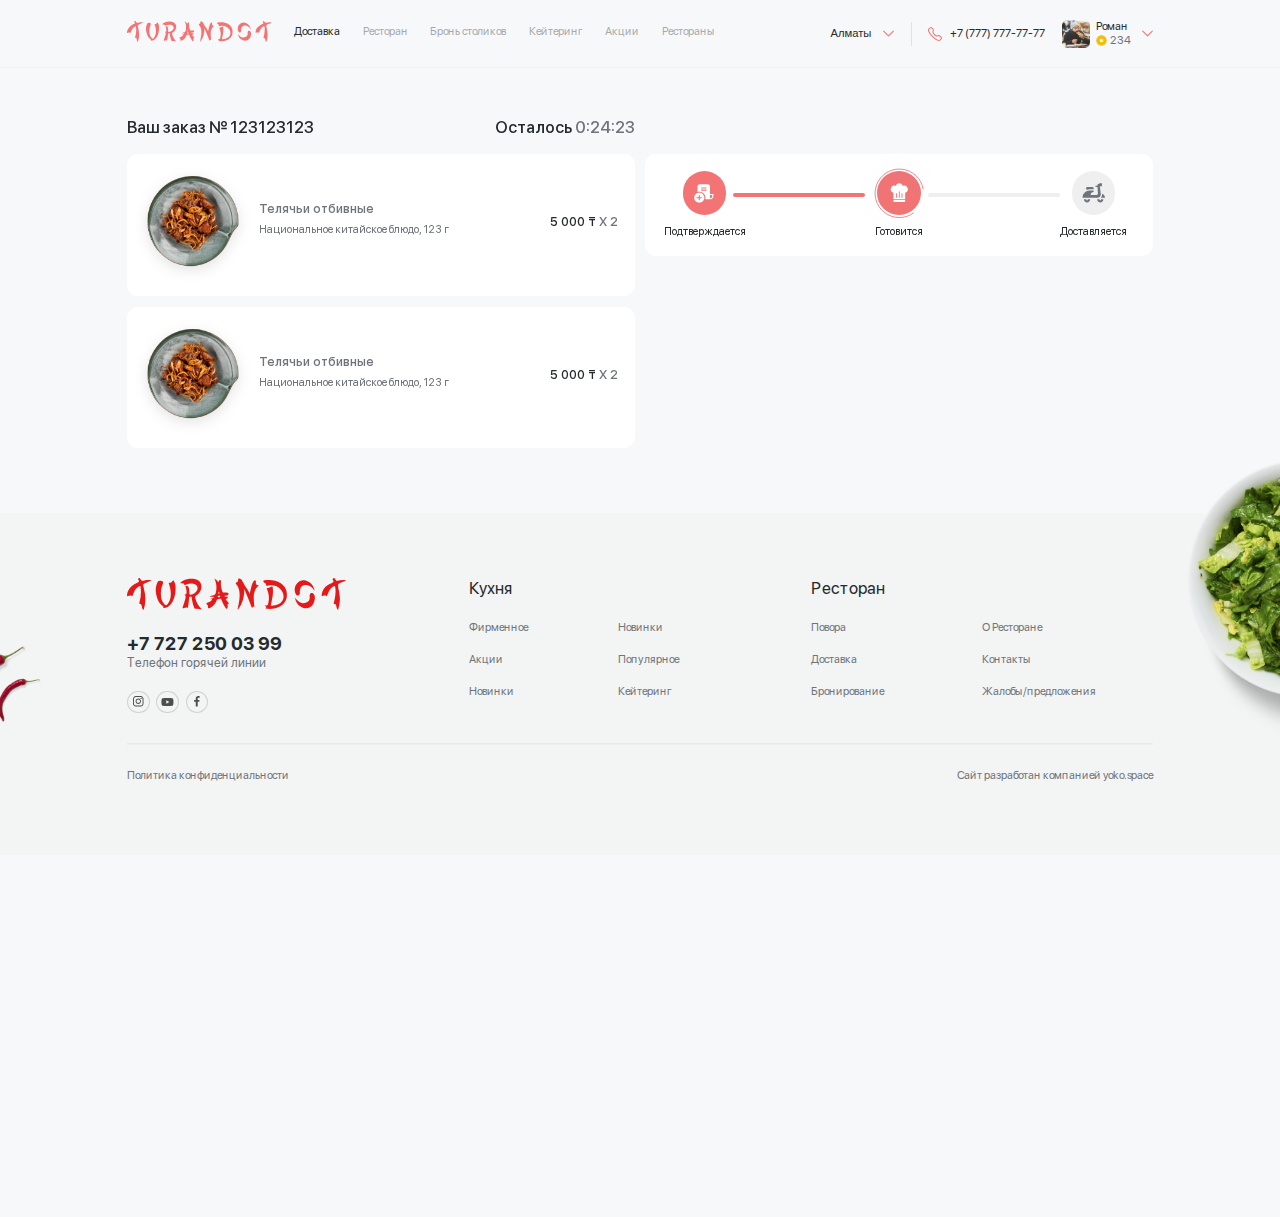
<file: order.html>
<!DOCTYPE html>
<html lang="ru">
	<head>
		<meta charset="UTF-8" />
		<meta name="viewport" content="width=device-width, initial-scale=1.0" />
		<title>TURANDOT</title>
		<meta name="description" content="" />
		<meta name="keywords" content="" />
		<meta name="author" content="" />
		<link rel="shortcut icon" href="favicon.png" />
		<link rel="stylesheet" type="text/css" href="css/style.css" />
	</head>
	<body>
		<header>
			<div class="container">
				<div class="flex wrap jc-sb ai-c">
					<div class="col">
						<div class="flex wrap jc-start ai-c">
							<div class="col">
								<a href="" title="" class="logo">
									<img src="img/logo.svg" alt="" />
								</a>
							</div>
							<div class="col col-1">
								<button class="burger mobile"></button>
								<ul class="menu desktop">
									<li><a href="" title="" class="active">Доставка</a></li>
									<li><a href="" title="">Ресторан</a></li>
									<li><a href="" title="">Бронь столиков</a></li>
									<li><a href="" title="">Кейтеринг</a></li>
									<li><a href="" title="">Акции</a></li>
									<li><a href="" title="">Рестораны</a></li>
								</ul>
							</div>
						</div>
					</div>
					<div class="col">
						<div class="flex wrap jc-end ai-c">
							<div class="col">
								<div class="dropdown">
									<button class="dropdown-toggle">Алматы</button>
									<ul class="dropdown-menu">
										<li><a href="" title="" class="active">Алматы</a></li>
										<li><a href="" title="">Нур-Султан</a></li>
										<li><a href="" title="">Караганда</a></li>
										<li><a href="" title="">Шымкент</a></li>
									</ul>
								</div>
							</div>
							<div class="col">
								<div class="info">
									<a href="" title="" class="tel">+7 (777) 777-77-77</a>
								</div>
							</div>
							<div class="col">
								<!--a href="#signin" title="" class="singin open">Войти</a-->
								<div class="account dropdown">
									<div class="dropdown-toggle">
										<img src="img/avatar.png" alt="" />
										<div class="profile">
											<div class="name">Роман</div>
											<div class="coins">234</div>
										</div>
									</div>
									<ul class="dropdown-menu">
										<li><a href="" title="">Мой профиль</a></li>
										<li><a href="" title="">Выйти</a></li>
									</ul>
								</div>
							</div>
						</div>
					</div>
				</div>
			</div>
		</header>
		<div class="header-mobile">
			<div class="container">
				<div class="flex jc-sb ai-c">
					<button class="burger"></button>
					<a href="" title="" class="logo">
						<img src="img/logo.svg" alt="" />
					</a>
					<a href="" title="" class="cart"></a>
				</div>
			</div>
		</div>
		<div class="mobile-menu">
			<div class="container">
				<div class="flex column">
					<div class="flex jc-sb">
						<button class="close"></button>
						<div class="col flex">
							<div class="dropdown">
								<button class="dropdown-toggle">Алматы</button>
								<ul class="dropdown-menu">
									<li><a href="" title="" class="active">Алматы</a></li>
									<li><a href="" title="">Нур-Султан</a></li>
									<li><a href="" title="">Караганда</a></li>
									<li><a href="" title="">Шымкент</a></li>
								</ul>
							</div>
							<div class="info">
								<a href="" title="" class="tel">+7 (777) 777-77-77</a>
							</div>
						</div>
					</div>
					<hr/>
					<ul class="menu">
						<li><a href="" title="" class="active">Доставка</a></li>
						<li><a href="" title="">Ресторан</a></li>
						<li><a href="#reservation" title="" class="open">Бронь столиков</a></li>
						<li><a href="" title="">Кейтеринг</a></li>
						<li><a href="" title="">Акции</a></li>
						<li><a href="" title="">Рестораны</a></li>
					</ul>
					<a href="#signin" title="" class="singin open">Войти</a>
				</div>
			</div>
		</div>
		<main>
			<section id="checkout">
				<div class="container">
					<div class="flex jc-sb">
						<div class="col">
							<div class="flex jc-sb">
								<h3>Ваш заказ № 123123123</h3>
								<h3>Осталось <span>0:24:23</span></h3>
							</div>
							<div class="items">
								<div class="product">
									<div class="flex ai-c">
										<a href="#product" title="" class="image open">
											<img src="img/product.png" alt="" />
										</a>
										<div class="description">
											<h5><a href="#product" title="" class="open">Телячьи отбивные</a></h5>
											<h6>Национальное китайское блюдо, 123 г</h6>
										</div>
										<h5>5 000 ₸ <span>x 2</span></h5>
									</div>
								</div>
								<div class="product">
									<div class="flex ai-c">
										<a href="#product" title="" class="image open">
											<img src="img/product.png" alt="" />
										</a>
										<div class="description">
											<h5><a href="#product" title="" class="open">Телячьи отбивные</a></h5>
											<h6>Национальное китайское блюдо, 123 г</h6>
										</div>
										<h5>5 000 ₸ <span>x 2</span></h5>
									</div>
								</div>
							</div>
						</div>
						<div class="col">
							<div class="flex jc-sb">
								<h3>&nbsp;</h3>
							</div>
							<div class="steps">
								<div class="flex jc-sb ai-c">
									<div class="step step-1 active">
										<div class="icon"><span></span></div>
										<h6>Подтверждается</h6>
									</div>
									<div class="step step-2 active progress">
										<div class="icon"><span></span></div>
										<h6>Готовится</h6>
									</div>
									<div class="step step-3">
										<div class="icon"><span></span></div>
										<h6>Доставляется</h6>
									</div>
								</div>
							</div>
						</div>
					</div>
				</div>
			</section>
		</main>
		<footer>
			<div class="container">
				<div class="row">
					<div class="flex wrap jc-sb">
						<div class="col">
							<img src="img/turandot.svg" alt="" />
							<a href="" title="" class="tel">+7 727 250 03 99</a>
							<h5>Телефон горячей линии</h5>
							<ul class="social">
								<li><a href="" title="" class="in"></a></li>
								<li><a href="" title="" class="yt"></a></li>
								<li><a href="" title="" class="fb"></a></li>
							</ul>
						</div>
						<div class="col">
							<h3>Кухня</h3>
							<ul class="menu">
								<li><a href="" title="">Фирменное</a></li>
								<li><a href="" title="">Новинки</a></li>
								<li><a href="" title="">Акции</a></li>
								<li><a href="" title="">Популярное</a></li>
								<li><a href="" title="">Новинки</a></li>
								<li><a href="" title="">Кейтеринг</a></li>
							</ul>
						</div>
						<div class="col">
							<h3>Ресторан</h3>
							<ul class="menu">
								<li><a href="" title="">Повора</a></li>
								<li><a href="" title="">О Ресторане</a></li>
								<li><a href="" title="">Доставка</a></li>
								<li><a href="" title="">Контакты</a></li>
								<li><a href="" title="">Бронирование</a></li>
								<li><a href="" title="">Жалобы/предложения</a></li>
							</ul>
						</div>
					</div>
				</div>
				<hr/>
				<div class="row">
					<div class="flex wrap jc-sb">
						<a href="" title="" class="politics">Политика конфиденциальности</a>
						<div class="designed"><span>Сайт разработан компанией</span> <a href="https://yoko.space" title="" target="_blanc">yoko.space</a></div>
					</div>
				</div>
			</div>
			<img src="img/elem-3.png" alt="" class="elem elem-3" />
			<img src="img/elem-4.png" alt="" class="elem elem-4" />
		</footer>
		<div id="product" class="popup">
			<div class="overlay"></div>
			<div class="container">
				<button class="close"></button>
				<div class="modal product">
					<div class="image">
						<img src="img/product.png" alt="" />
						<div class="properties">
							<span class="property-1"></span>
							<span class="property-2"></span>
							<span class="property-3"></span>
						</div>
						<div class="tooltip">
							<a href="#" title=""></a>
							<div class="tooltip-box">
								<div class="title">Пищевая ценность на 100 г.</div>
								<ul>
									<li>Энерг. ценность<span>253,4 ккал</span></li>
									<li>Белки<span>9,4 г</span></li>
									<li>Жиры<span>9,4 г</span></li>
									<li>Углеводы<span>9,4 г</span></li>
									<li>Вес<span>9,4 г</span></li>
								</ul>
								<div class="description">Может содержать аллергены: аспартам, горчица, диоксид серы и сульфиты, кунжут, моллюски, орехи, ракообразные, рыба, сельдерей, соя, яйца</div>
							</div>
						</div>
					</div>
					<div class="flex ai-c">
						<div class="product-name">Телячьи отбивные</div>
						&nbsp;
						<span class="mass">• 234 г.</span>
					</div>
					<div class="description">Банальные, но неопровержимые выводы, а также реплицированные с.</div>
					<div class="price">
						<span class="new-price">9 990 ₸</span>
					</div>
					<div class="type flex wrap">
						<label>
							<input type="radio" name="type" value="Не острое" checked="checked" />
							<span>Не острое</span>
						</label>
						<label>
							<input type="radio" name="type" value="Среднее" />
							<span>Среднее</span>
						</label>
						<label>
							<input type="radio" name="type" value="Острое" />
							<span>Острое</span>
						</label>
					</div>
					<div class="buttons">
						<button class="button">Добавить в корзину</button>
						<div class="quantity">
							<button class="minus">-</button>
							<input type="text" name="quantity" value="1" readonly />
							<button class="plus">+</button>
						</div>
					</div>
				</div>
			</div>
		</div>
		<script src="js/main.min.js"></script>
	</body>
</html>
</file>
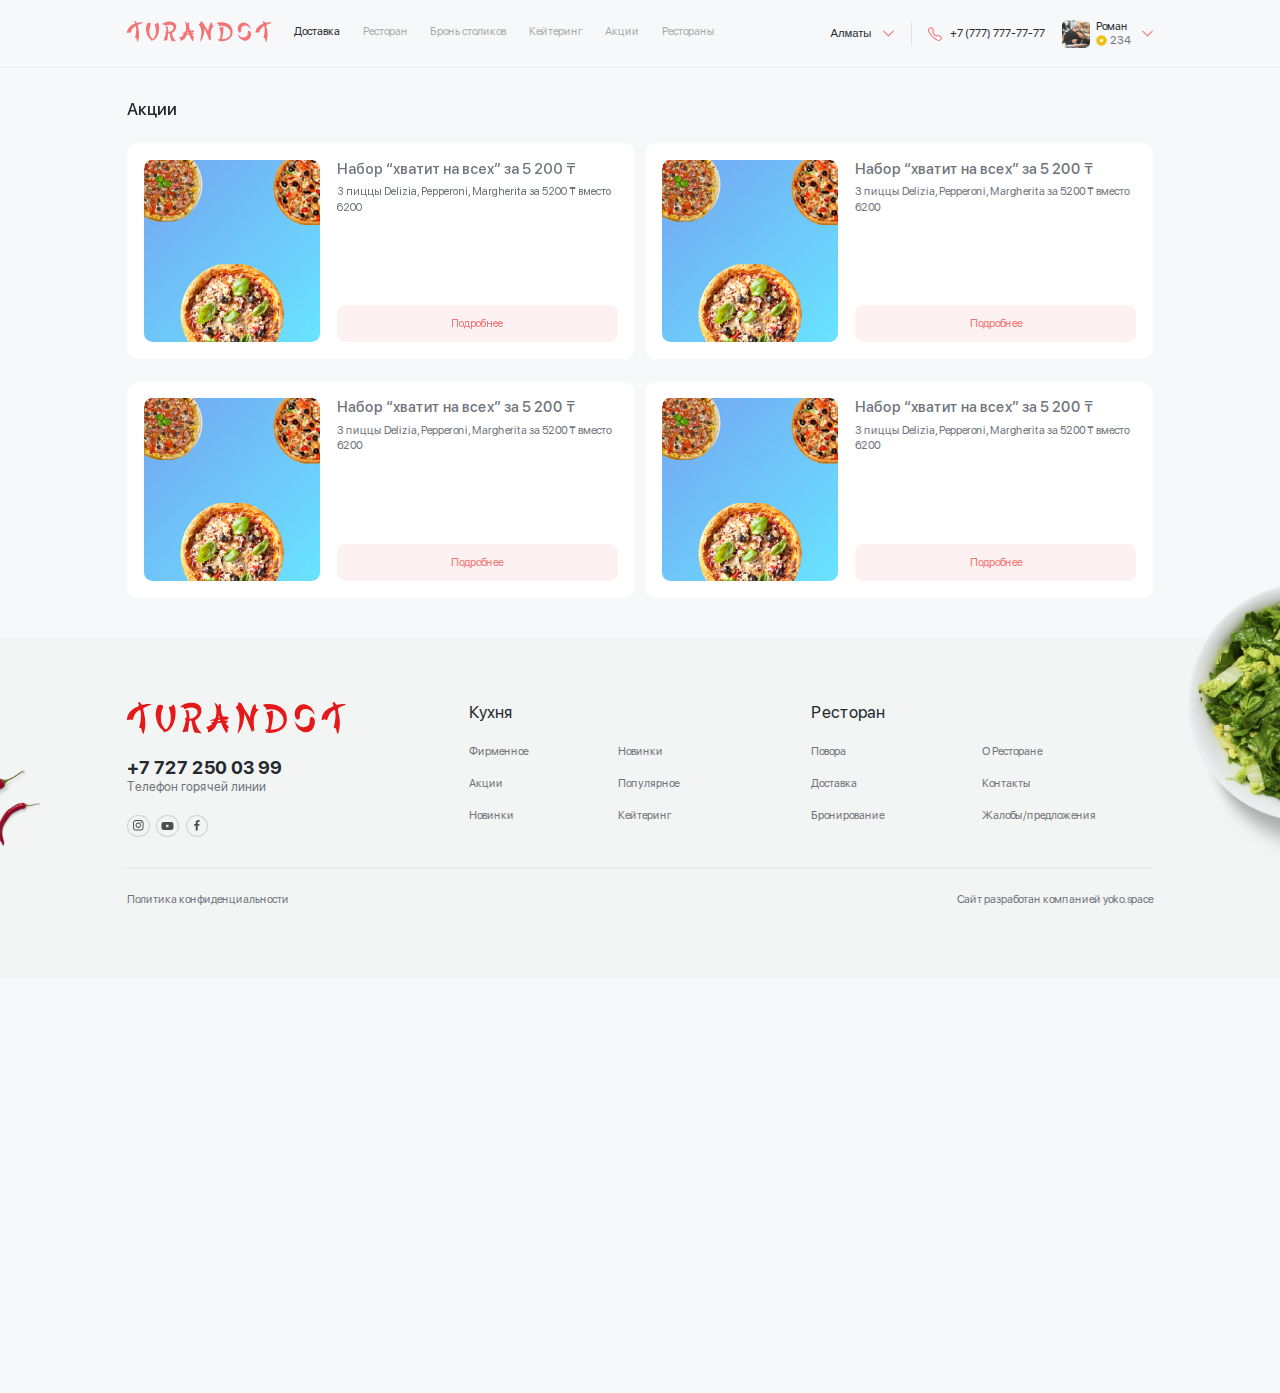
<file: promotions.html>
<!DOCTYPE html>
<html lang="ru">
	<head>
		<meta charset="UTF-8" />
		<meta name="viewport" content="width=device-width, initial-scale=1.0" />
		<title>TURANDOT</title>
		<meta name="description" content="" />
		<meta name="keywords" content="" />
		<meta name="author" content="" />
		<link rel="shortcut icon" href="favicon.png" />
		<link rel="stylesheet" type="text/css" href="css/style.css" />
	</head>
	<body>
		<header>
			<div class="container">
				<div class="flex wrap jc-sb ai-c">
					<div class="col">
						<div class="flex wrap jc-start ai-c">
							<div class="col">
								<a href="" title="" class="logo">
									<img src="img/logo.svg" alt="" />
								</a>
							</div>
							<div class="col col-1">
								<button class="burger mobile"></button>
								<ul class="menu desktop">
									<li><a href="" title="" class="active">Доставка</a></li>
									<li><a href="" title="">Ресторан</a></li>
									<li><a href="" title="">Бронь столиков</a></li>
									<li><a href="" title="">Кейтеринг</a></li>
									<li><a href="" title="">Акции</a></li>
									<li><a href="" title="">Рестораны</a></li>
								</ul>
							</div>
						</div>
					</div>
					<div class="col">
						<div class="flex wrap jc-end ai-c">
							<div class="col">
								<div class="dropdown">
									<button class="dropdown-toggle">Алматы</button>
									<ul class="dropdown-menu">
										<li><a href="" title="" class="active">Алматы</a></li>
										<li><a href="" title="">Нур-Султан</a></li>
										<li><a href="" title="">Караганда</a></li>
										<li><a href="" title="">Шымкент</a></li>
									</ul>
								</div>
							</div>
							<div class="col">
								<div class="info">
									<a href="" title="" class="tel">+7 (777) 777-77-77</a>
								</div>
							</div>
							<div class="col">
								<!--a href="#signin" title="" class="singin open">Войти</a-->
								<div class="account dropdown">
									<div class="dropdown-toggle">
										<img src="img/avatar.png" alt="" />
										<div class="profile">
											<div class="name">Роман</div>
											<div class="coins">234</div>
										</div>
									</div>
									<ul class="dropdown-menu">
										<li><a href="" title="">Мой профиль</a></li>
										<li><a href="" title="">Выйти</a></li>
									</ul>
								</div>
							</div>
						</div>
					</div>
				</div>
			</div>
		</header>
		<div class="header-mobile">
			<div class="container">
				<div class="flex jc-sb ai-c">
					<button class="burger"></button>
					<a href="" title="" class="logo">
						<img src="img/logo.svg" alt="" />
					</a>
					<a href="" title="" class="cart"></a>
				</div>
			</div>
		</div>
		<div class="mobile-menu">
			<div class="container">
				<div class="flex column">
					<div class="flex jc-sb">
						<button class="close"></button>
						<div class="col flex">
							<div class="dropdown">
								<button class="dropdown-toggle">Алматы</button>
								<ul class="dropdown-menu">
									<li><a href="" title="" class="active">Алматы</a></li>
									<li><a href="" title="">Нур-Султан</a></li>
									<li><a href="" title="">Караганда</a></li>
									<li><a href="" title="">Шымкент</a></li>
								</ul>
							</div>
							<div class="info">
								<a href="" title="" class="tel">+7 (777) 777-77-77</a>
							</div>
						</div>
					</div>
					<hr/>
					<ul class="menu">
						<li><a href="" title="" class="active">Доставка</a></li>
						<li><a href="" title="">Ресторан</a></li>
						<li><a href="#reservation" title="" class="open">Бронь столиков</a></li>
						<li><a href="" title="">Кейтеринг</a></li>
						<li><a href="" title="">Акции</a></li>
						<li><a href="" title="">Рестораны</a></li>
					</ul>
					<a href="#signin" title="" class="singin open">Войти</a>
				</div>
			</div>
		</div>
		<main>
			<section id="promotions">
				<div class="container">
					<h3>Акции</h3>
					<div class="row flex wrap">
						<div class="col">
							<div class="promotion">
								<div class="flex">
									<a href="" title="" class="image">
										<img src="img/promotion-1.png" alt="" />
									</a>
									<div class="content flex column jc-sb">
										<div class="description">
											<h4><a href="" title="">Набор “хватит на всех” за 5 200 ₸</a></h4>
											<p>3 пиццы Delizia, Pepperoni, Margherita за 5200 ₸ вместо 6200  </p>
										</div>
										<a href="" title="" class="btn">Подробнее</a>
									</div>
								</div>
							</div>
						</div>
						<div class="col">
							<div class="promotion">
								<div class="flex">
									<a href="" title="" class="image">
										<img src="img/promotion-1.png" alt="" />
									</a>
									<div class="content flex column jc-sb">
										<div class="description">
											<h4><a href="" title="">Набор “хватит на всех” за 5 200 ₸</a></h4>
											<p>3 пиццы Delizia, Pepperoni, Margherita за 5200 ₸ вместо 6200  </p>
										</div>
										<a href="" title="" class="btn">Подробнее</a>
									</div>
								</div>
							</div>
						</div>
						<div class="col">
							<div class="promotion">
								<div class="flex">
									<a href="" title="" class="image">
										<img src="img/promotion-1.png" alt="" />
									</a>
									<div class="content flex column jc-sb">
										<div class="description">
											<h4><a href="" title="">Набор “хватит на всех” за 5 200 ₸</a></h4>
											<p>3 пиццы Delizia, Pepperoni, Margherita за 5200 ₸ вместо 6200  </p>
										</div>
										<a href="" title="" class="btn">Подробнее</a>
									</div>
								</div>
							</div>
						</div>
						<div class="col">
							<div class="promotion">
								<div class="flex">
									<a href="" title="" class="image">
										<img src="img/promotion-1.png" alt="" />
									</a>
									<div class="content flex column jc-sb">
										<div class="description">
											<h4><a href="" title="">Набор “хватит на всех” за 5 200 ₸</a></h4>
											<p>3 пиццы Delizia, Pepperoni, Margherita за 5200 ₸ вместо 6200  </p>
										</div>
										<a href="" title="" class="btn">Подробнее</a>
									</div>
								</div>
							</div>
						</div>
					</div>
				</div>
			</section>
		</main>
		<footer>
			<div class="container">
				<div class="row">
					<div class="flex wrap jc-sb">
						<div class="col">
							<img src="img/turandot.svg" alt="" />
							<a href="" title="" class="tel">+7 727 250 03 99</a>
							<h5>Телефон горячей линии</h5>
							<ul class="social">
								<li><a href="" title="" class="in"></a></li>
								<li><a href="" title="" class="yt"></a></li>
								<li><a href="" title="" class="fb"></a></li>
							</ul>
						</div>
						<div class="col">
							<h3>Кухня</h3>
							<ul class="menu">
								<li><a href="" title="">Фирменное</a></li>
								<li><a href="" title="">Новинки</a></li>
								<li><a href="" title="">Акции</a></li>
								<li><a href="" title="">Популярное</a></li>
								<li><a href="" title="">Новинки</a></li>
								<li><a href="" title="">Кейтеринг</a></li>
							</ul>
						</div>
						<div class="col">
							<h3>Ресторан</h3>
							<ul class="menu">
								<li><a href="" title="">Повора</a></li>
								<li><a href="" title="">О Ресторане</a></li>
								<li><a href="" title="">Доставка</a></li>
								<li><a href="" title="">Контакты</a></li>
								<li><a href="" title="">Бронирование</a></li>
								<li><a href="" title="">Жалобы/предложения</a></li>
							</ul>
						</div>
					</div>
				</div>
				<hr/>
				<div class="row">
					<div class="flex wrap jc-sb">
						<a href="" title="" class="politics">Политика конфиденциальности</a>
						<div class="designed"><span>Сайт разработан компанией</span> <a href="https://yoko.space" title="" target="_blanc">yoko.space</a></div>
					</div>
				</div>
			</div>
			<img src="img/elem-3.png" alt="" class="elem elem-3" />
			<img src="img/elem-4.png" alt="" class="elem elem-4" />
		</footer>
		<script src="js/main.min.js"></script>
	</body>
</html>
</file>
<file: css/style.css>
@import url("slick.min.css");
@import url("jquery.mCustomScrollbar.min.css");
@import url("jquery.datetimepicker.min.css");

@font-face {
	font-family: 'SFProDisplay-Regular';
	src: url('../fonts/SFProDisplay-Regular.eot');
	src: url('../fonts/SFProDisplay-Regular.eot?#iefix') format('embedded-opentype'),
	url('../fonts/SFProDisplay-Regular.woff') format('woff'),
	url('../fonts/SFProDisplay-Regular.ttf') format('truetype');
	font-weight: normal;
	font-style: normal;
}
@font-face {
	font-family: 'SFProDisplay-Medium';
	src: url('../fonts/SFProDisplay-Medium.eot');
	src: url('../fonts/SFProDisplay-Medium.eot?#iefix') format('embedded-opentype'),
	url('../fonts/SFProDisplay-Medium.woff') format('woff'),
	url('../fonts/SFProDisplay-Medium.ttf') format('truetype');
	font-weight: normal;
	font-style: normal;
}
@font-face {
	font-family: 'SFProDisplay-SemiBold';
	src: url('../fonts/SFProDisplay-SemiBold.eot');
	src: url('../fonts/SFProDisplay-SemiBold.eot?#iefix') format('embedded-opentype'),
	url('../fonts/SFProDisplay-SemiBold.woff') format('woff'),
	url('../fonts/SFProDisplay-SemiBold.ttf') format('truetype');
	font-weight: normal;
	font-style: normal;
}
@font-face {
	font-family: 'SFProDisplay-Bold';
	src: url('../fonts/SFProDisplay-Bold.eot');
	src: url('../fonts/SFProDisplay-Bold.eot?#iefix') format('embedded-opentype'),
	url('../fonts/SFProDisplay-Bold.woff') format('woff'),
	url('../fonts/SFProDisplay-Bold.ttf') format('truetype');
	font-weight: normal;
	font-style: normal;
}
@font-face {
	font-family: 'ElMessiri-Regular';
	src: url('../fonts/ElMessiri-Regular.eot');
	src: url('../fonts/ElMessiri-Regular.eot?#iefix') format('embedded-opentype'),
	url('../fonts/ElMessiri-Regular.woff') format('woff'),
	url('../fonts/ElMessiri-Regular.ttf') format('truetype');
	font-weight: normal;
	font-style: normal;
}
@font-face {
	font-family: 'Merriweather-Regular';
	src: url('../fonts/Merriweather-Regular.ttf') format('truetype');
	font-weight: normal;
	font-style: normal;
}
@font-face {
	font-family: 'Lato-Regular';
	src: url('../fonts/Lato-Regular.eot');
	src: url('../fonts/Lato-Regular.eot?#iefix') format('embedded-opentype'),
	url('../fonts/Lato-Regular.woff') format('woff'),
	url('../fonts/Lato-Regular.ttf') format('truetype');
	font-weight: normal;
	font-style: normal;
}

* {
	box-sizing: border-box;
	user-select: none;
}
body, html {
	margin: 0;
	padding: 0;
	background: #F7F8F9;
	color: #252A2F;
	font-family: 'SFProDisplay-Regular';
}
html {
	font-size: 16px;
    line-height: 22px;
}
@media screen and (min-width: 1024px) and (max-width: 1920px) {
	html {
		zoom: .7026;
	}
}
body {
	font-size: 1rem;
}
header, main, section, footer {
	position: relative;
}
a {
	display: inline-block;
	text-decoration: none;
}
button, a, label {
	color: inherit;
	cursor: pointer;
	transition: all 0.2s ease-in;
}
*:focus {
	outline: 0!important;
}
img {
	max-width: 100%;
}
ul {
	display: inline-block;
	list-style: none;
	margin: 0;
	padding: 0;
}
h1, h2, h3, h4, h5, h6 {
	margin: 0;
	font-weight: normal;
	font-style: normal;
	word-wrap: break-word;
}
h1, .h1 {
	font-size: 3rem;
}
h2, .h2 {
	font-size: 2rem;
}
h3, .h3 {
	font-size: 1.5rem;
}
h4, .h4 {
	font-size: 1.3125rem;
}
h5, .h5 {
	font-size: 1.125rem;
}
h6, .h6 {
	font-size: 1rem;
}
small {
	font-size: .875rem;
}
p {
	margin: 0;
}

.mobile {
	display: none!important;
}

.wrapper {
	min-height: 100%;
	width: 100%;
	overflow: hidden;
}

.container {
	position: relative;
	z-index: 9;
	width: 100%;
	max-width: 1500px;
	margin: auto;
	padding: 0 20px;
}
.flex {
	display: flex;
}
.wrap {
	flex-wrap: wrap;
}
.column {
	flex-direction: column;
	height: 100%;
}
.jc-sb {
	justify-content: space-between;
}
.jc-sa {
	justify-content: space-around;
}
.jc-c {
	justify-content: center;
}
.jc-end {
	justify-content: flex-end;
}
.ai-c {
	align-items: center;
}
.ai-start {
	align-items: flex-start;
}
.ai-end {
	align-items: flex-end;
}
.col {
	position: relative;
}

.text-left {
	text-align: left;
}
.text-center {
	text-align: center;
}
.text-right {
	text-align: right;
}

header {
	position: fixed;
	top: 0;
	left: 0;
    z-index: 99;
	width: 100%;
	padding: 28px 0;
	background: #F7F8F9;
	border-bottom: 1px solid #EFEFEF;
}

.logo {
	margin-right: 32px;
}
.menu li {
	float: left;
	margin-right: 32px;
}
.menu li:last-child {
	margin-right: 0;
}
.menu a {
	font-size: 1rem;
	line-height: 120%;
	opacity: 0.38;
}
.menu a:hover, .menu a.active {
	opacity: 1;
}

.dropdown {
	position: relative;
	padding: 0 24px;
}
header .dropdown:after {
	content: '';
	position: absolute;
	top: 50%;
	left: 100%;
	transform: translateY(-50%);
	width: 1px;
	height: 34px;
	background: #DEE3EB;
}
.dropdown-toggle {
	padding: 0;
	padding-right: 32px;
	background: url(../img/dropdown.svg) right center no-repeat;
	border: 0;
	font-size: 1rem;
	line-height: 120%;
}
.dropdown-toggle:hover {
	color: rgba(37, 42, 47, 0.38);
}
.dropdown-menu {
	position: absolute;
	top: 100%;
	right: 0;
    z-index: 9;
	display: none;
	width: 200px;
	padding: 24px;
	background: #FFFFFF;
	box-shadow: 0px 7px 24px rgba(0, 0, 0, 0.11);
	border-radius: 10px;
}
.dropdown-menu li {
	margin-bottom: 24px;
}
.dropdown-menu li:last-child {
	margin-bottom: 0;
}
.dropdown-menu a {
	font-size: 1rem;
	line-height: 120%;
}
.dropdown-menu a:hover, .dropdown-menu a.active {
	color: #6F747C;
}

header .info {
	position: relative;
	margin-left: 24px;
}
header .tel {
	padding-left: 32px;
	background: url(../img/tel.svg) left center no-repeat;
	font-size: 1rem;
	line-height: 24px;
}
header .tel:hover {
	color: rgba(37, 42, 47, 0.38);
}

.singin {
	margin-left: 24px;
    padding: 8px 16px;
    padding-left: 41px;
    background: url(../img/signin.svg) 16px center no-repeat;
    border: 1px solid #DEE3EB;
    border-radius: 8px;
    font-size: 1rem;
}
.singin:hover {
	opacity: 0.38;
}

.account {
    display: flex;
	padding-right: 0;
    cursor: pointer;
}
header .account.dropdown:after {
	display: none;
}
.account img {
    float: left;
	margin-right: 8px;
}
.account .profile {
    display: inline-block;
}
.account .name {
	margin-bottom: 1px;
	font-size: 1rem;
	line-height: 120%;
	transition: all .2s ease-in;
}
.account:hover .name {
	color: rgba(37, 42, 47, 0.38);
}
.account .coins {
	padding-left: 21px;
	background: url(../img/coins.svg) left center no-repeat;
	line-height: 120%;
	color: #6F747C;
}

.header-mobile, 
.mobile-menu {
	display: none;
}

main {
	z-index: 99;
	padding-top: 95px;
}

#categories {
	top: 0;
	left: 0;
	z-index: 99;
	width: 100%;
	padding: 23px 0;
	transition: all .2s ease-in;
}
#categories.active {
	position: fixed;
	background: #F7F8F9;
	box-shadow: 0px 3px 27px rgba(0, 0, 0, 0.15);
}

#categories.active + #main {
	padding-top: 90px;
}

.filter a {
	margin-right: 32px;
	font-size: 1.125rem;
	opacity: 0.38;
}
.filter a:last-child {
	margin-right: 0;
}
.filter a:hover, 
.filter .active {
	opacity: 1;
}

.cart {
	padding: 10.5px 16px;
	padding-left: 48px;
	background: #F27474 url(../img/cart.svg) 16px center no-repeat;
	box-shadow: 0px 3px 8px rgba(242, 116, 116, 0.36);
	border-radius: 8px;
	color: #FFFFFF;
}

#main {
	padding-top: 9px;
}
.slides {
	position: relative;
}
.slides:before, 
.slides:after {
	content: '';
	position: absolute;
	top: 0;
	z-index: 9;
	width: calc((100% - 1460px) / 2);
	height: 100%;
}
.slides:before {
	left: 0;
	background: linear-gradient(-269.22deg, rgba(255, 255, 255, 0.81) 0.6%, rgba(255, 255, 255, 0) 99.26%);
}
.slides:after {
	right: 0;
	background: linear-gradient(269.22deg, rgba(255, 255, 255, 0.81) 0.6%, rgba(255, 255, 255, 0) 99.26%);
}
.slide {
	position: relative;
    margin-right: 16px;
	border-radius: 16px;
	overflow: hidden;
}
.slide .caption {
	position: absolute;
	top: 0;
	left: 0;
	width: 100%;
	height: 100%;
	padding: 40px;
}
.slide .info {
	font-size: 1.3125rem;
	line-height: 120%;
	color: #FFFFFF;
}
.slide .old-price {
	display: inline-block;
	width: 100%;
	font-size: 3.125rem;
	line-height: 120%;
	text-decoration-line: line-through;
	color: #FFFFFF;
	opacity: 0.5;
}
.slide .price {
	font-family: 'SFProDisplay-Bold';
	font-weight: bold;
	font-size: 6.25rem;
	line-height: 120%;
	color: #FFFFFF;
}
.slide h2 {
	margin-bottom: 14px;
	margin-left: 28px;
	font-size: 2rem;
	line-height: 120%;
	color: #FFFFFF;
}

.full {
	position: absolute;
	top: 0;
	left: 0;
	width: 100%;
	height: 100%;
	border-radius: 32px;
}

.slick-dots {
	position: absolute;
	bottom: 36px;
	left: 50%;
	transform: translateX(-50%);
}
.slick-dots li {
	float: left;
	margin-right: 8px;
}
.slick-dots li:last-child {
	margin-right: 0;
}
.slick-dots button {
	width: 16px;
	height: 16px;
	padding: 0;
	background: #FFFFFF;
	border: 0;
	border-radius: 100%;
	font-size: 0;
	opacity: 0.23;
}
.slick-dots button:hover, 
.slick-dots .slick-active button {
	opacity: 1;
	
}

#get {
	padding-top: 64px;
}
#get .item {
	position: relative;
	display: flex;
	align-items: center;
	width: 25%;
	margin-right: 15px;
	padding: 24px;
	background: #FFFFFF;
	border-radius: 12px;
	transition: all .2s ease-in;
}
#get .item:last-child {
	margin-right: 0;
}
#get .item:hover {
	background: linear-gradient(93.93deg, #F27474 -2.78%, #FF9F9F 101.72%);
	box-shadow: 0px 10px 30px rgba(242, 116, 116, 0.3);
}

#get .icon {
	width: 47px;
	height: 47px;
	margin-right: 24px;
	transition: all .2s ease-in;
}
#get .icon-1 {
	background: url(../img/get-1.svg) center no-repeat;
}
#get .item:hover  .icon-1 {
	background: url(../img/get-1-hover.svg) center no-repeat;
}
#get .icon-2 {
	background: url(../img/get-2.svg) center no-repeat;
}
#get .item:hover  .icon-2 {
	background: url(../img/get-2-hover.svg) center no-repeat;
}
#get .icon-3 {
	background: url(../img/get-2.svg) center no-repeat;
}
#get .item:hover  .icon-3 {
	background: url(../img/get-3-hover.svg) center no-repeat;
}
#get .icon-4 {
	background: url(../img/get-4.svg) center no-repeat;
}
#get .item:hover  .icon-4 {
	background: url(../img/get-4-hover.svg) center no-repeat;
}

#get h5 {
	font-family: SFProDisplay-Medium;
	font-weight: 500;
	line-height: 120%;
	transition: all .2s ease-in;
}
#get .item:hover h5 {
	color: #FFFFFF;
}
#get small {
	color: #6F747C;
	transition: all .2s ease-in;
}
#get .item:hover small {
	color: #FFFFFF;
	opacity: 0.5;
}

#get .arrow {
	width: 32px;
	height: 32px;
	margin-left: auto;
	background: url(../img/get-arrow.svg) center no-repeat;
	transition: all .2s ease-in;
}
#get .item:hover .arrow {
	background: url(../img/get-arrow-hover.svg) center no-repeat;
}

#our_menu {
	padding-top: 64px;
}
#our_menu h4 {
	margin-bottom: 24px;
	font-family: SFProDisplay-SemiBold;
	font-weight: 600;
}
#our_menu .content {
	padding: 24px;
	background: #FFFFFF;
	border-radius: 12px;
}
#our_menu .item {
	width: 100px;
	text-align: center;
}
#our_menu .item:hover {
	color: #F27474;
}
#our_menu img {
	margin-bottom: 8px;
}

.category {
	padding-top: 64px;
}
.category h4 {
	margin-bottom: 24px;
	font-family: SFProDisplay-SemiBold;
	font-weight: 600;
}

.products .row {
	margin-left: -7.5px;
	margin-right: -7.5px;
}
.products .col {
	width: 25%;
	margin-bottom: 16px;
	padding-left: 7.5px;
	padding-right: 7.5px;
}

.product {
	padding: 24px;
	background: #FFFFFF;
	border-radius: 16px;
}
.product .image {
	position: relative;
	margin-bottom: 13px;
}
.product .image a {
	display: block;
	padding: 16px;
}
.product .image img {
	display: block;
	width: 164px;
	height: 164px;
	margin: auto;
	object-fit: contain;
	object-position: center;
	filter: drop-shadow(0px 6px 10px rgba(0, 0, 0, 0.11));
}
.product .properties {
	position: absolute;
	top: 0;
	left: 0;
}
.product .properties span {
	display: inline-block;
	width: 28px;
	height: 28px;
	margin-right: 4px;
}
.product .properties span:last-child {
	margin-right: 0;
}
.product .property-1 {
	background: url(../img/property-1.svg) center no-repeat;
}
.product .property-2 {
	background: url(../img/property-2.svg) center no-repeat;
}
.product .property-3 {
	background: url(../img/property-3.svg) center no-repeat;
}
.product .info {
	position: absolute;
	top: 0;
	right: 0;
	padding: 5.5px 14px;
	background: #F27474;
	border-radius: 40px;
	font-size: .875rem;
	line-height: 120%;
	color: #FFFFFF;
}
.product .product-name {
	font-family: SFProDisplay-Medium;
	font-weight: 500;
	font-size: 1.125rem;
	line-height: 120%;
}
.product .wishlist {
	width: 22px;
	height: 20px;
	padding: 0;
	background: url(../img/wishlist.svg) center no-repeat;
	border: 0;
}
.product .description {
	margin: 8px 0 24px;
	color: #6F747C;
}
.product .old-price {
	text-decoration-line: line-through;
	color: #6F747C;
}
.product .new-price {
	display: block;
	font-family: SFProDisplay-Medium;
	font-weight: 500;
	font-size: 1.3125rem;
}
.product .buy {
	width: 170px;
	height: 50px;
	background: rgba(242, 116, 116, 0.1);
	border: 0;
	border-radius: 12px;
	font-family: SFProDisplay-Medium;
	font-weight: 500;
	line-height: 140%;
	color: #F27474;
}
.product .buy:hover {
	background: #F27474;
	box-shadow: 0px 3px 8px rgba(242, 116, 116, 0.36);
	color: #FFFFFF;
}

.product .quantity {
	display: none;
}

.quantity {
	width: 135px;
	height: 50px;
	border: 1px solid #DEE3EB;
	border-radius: 12px;
	text-align: center;
}
.quantity button, 
.quantity input {
	width: 35px;
	height: 100%;
	background: none;
	border: 0;
	font-family: SFProDisplay-Regular;
	font-size: 1.125rem;
	text-align: center;
	color: #252A2F;
}

#bonus {
	padding: 207px 0 15px;
}
#bonus .bonus {
	padding: 63px 100px 50px;
	background: rgba(239, 239, 239, 0.72) url(../img/bonus-background.png) center no-repeat;
	background-size: cover;
	mix-blend-mode: normal;
	backdrop-filter: blur(131px);
	border-radius: 32px;
}
#bonus .bonus .caption {
	width: 100%;
	max-width: 583px;
}
#bonus .bonus .image {
	position: absolute;
	bottom: 0;
	right: 0;
	width: 100%;
	max-width: 620px;
}
#bonus .bonus .image img {
	display: block;
}

#bonus .bonus .column {
	height: 440px;
}
#bonus .bonus span {
	display: inline-block;
	width: 100%;
	margin-bottom: 8px;
	font-size: 1.3125rem;
	line-height: 120%;
}
#bonus .bonus .prize {
	font-size: 1.3125rem;
	line-height: 120%;
	color: #F27474;
}
#bonus .bonus h2 {
	margin-bottom: 20px;
	font-family: 'SFProDisplay-SemiBold';
	font-weight: 600;
	font-size: 2.375rem;
	line-height: 123.5%;
	color: #252A2F;
}
#bonus .bonus h5 {
	width: 100%;
	max-width: 275px;
	line-height: 120%;
	color: #6F747C;
}
#bonus .bonus .app {
	margin-right: 13px;
	padding: 9px 16px;
	padding-left: 66px;
	border: 1px solid #DEE3EB;
	border-radius: 12px;
}
#bonus .bonus .ios {
	background: url(../img/ios.svg) 16px center no-repeat;
}
#bonus .bonus .android {
	background: url(../img/android.svg) 16px center no-repeat;
}
#bonus .bonus .app:last-child {
	margin-right: 0;
}
#bonus .bonus .app h6 {
	color: #6F747C;
}
#bonus .bonus .app h4 {
	font-family: SFProDisplay-Bold;
	font-weight: bold;
}

#feedback {
	padding: 15px 0 100px;
}
.feedback {
	padding: 25px 24px;
	background: #F27474;
	box-shadow: 0px 11px 64px rgba(229, 69, 76, 0.31);
	border-radius: 24px;
}
.feedback h2 {
	width: 100%;
	max-width: 782px;
	font-family: 'SFProDisplay-Medium';
	font-weight: 500;
	line-height: 113%;
	color: #FFFFFF;
}
.feedback .btn {
	padding: 15px 85px;
	font-size: 1.5rem;
	line-height: 140%;
	color: #FFFFFF;
	border: 1px solid #FFFFFF;
	filter: drop-shadow(0px 3px 14px rgba(217, 59, 66, 0.48));
	border-radius: 16px;
}

footer {
	padding: 69px 0 78px;
	background: rgba(239, 239, 239, 0.5);
}
footer .row {
	padding: 24px 0;
}
footer .col {
	width: calc(100% / 3);
}
footer img {
	margin-bottom: 24px;
}
footer .tel {
	font-family: 'SFProDisplay-Bold';
	font-weight: bold;
	font-size: 1.625rem;
	line-height: 130%;
}
footer h5 {
	line-height: 130%;
	color: #6F747C;
}

.social {
	width: 100%;
	margin-top: 27px;
}
.social li {
	float: left;
	margin-right: 9.6px;
}
.social li:last-child {
	margin-right: 0;
}
.social a {
	display: block;
	width: 32px;
	height: 32px;
	border: 1px solid rgba(150, 150, 150, 0.36);
	border-radius: 100%;
}
.in {
	background: url(../img/instagram.svg) center no-repeat;
}
.yt {
	background: url(../img/youtube.svg) center no-repeat;
}
.fb {
	background: url(../img/facebook.svg) center no-repeat;
}

footer h3 {
	margin-bottom: 28px;
	line-height: 130%;
}
footer .menu li {
	width: 50%;
	float: left;
	margin-bottom: 24px;
	margin-right: 0;
}
footer .menu li:last-child {
	margin-bottom: 0;
}
footer .menu a {
	color: #6F747C;
    white-space: nowrap;
	opacity: 1;
}
footer .menu a:hover {
	color: #F27474;
}

hr {
    border-color: rgba(0, 0, 0, 0.04);
}

.politics, .designed span, .designed a {
	color: #6F747C;
}
.politics:hover, .designed a:hover {
	color: #F27474;
}

.popup {
	position: fixed;
	top: 0;
	left: 0;
	z-index: 9999;
	display: none;
	width: 100%;
	height: 100%;
	background: rgba(37, 42, 47, 0.61);
	overflow-y: auto;
}
.popup .overlay {
	position: absolute;
	top: 0;
	left: 0;
	width: 100%;
	height: 100%;
}
.popup .container {
	position: relative;
	top: 50%;
	transform: translateY(-50%);
	width: 511px;
    max-width: 100%;
}
.popup .close {
	position: absolute;
	top: -40px;
	right: -43px;
	width: 29px;
	height: 29px;
	padding: 0;
	background: url(../img/close.svg) center no-repeat;
	border: 0;
}
.modal {
	padding: 24px;
	background: #FFFFFF;
	border-radius: 16px;
}

.modal h5 {
	margin-bottom: 8px;
	font-family: SFProDisplay-SemiBold;
	font-weight: 600;
	line-height: 120%;
}
.modal h6 {
	margin-bottom: 24px;
	line-height: 130%;
	color: #6F747C;
}
.modal a {
	font-size: 1.125rem;
	color: #F27474;
}
.modal .button {
    display: flex;
    justify-content: center;
    align-items: center;
    width: 100%;
    height: 64px;
	margin: 24px 0;
	background: #F27474;
	border: 0;
	box-shadow: 0px 3px 8px rgba(242, 116, 116, 0.36);
	border-radius: 12px;
    font-size: 1.125rem;
    line-height: 140%;
    color: #FFFFFF;
}

.field {
	position: relative;
	display: inline-block;
	width: 100%;
	height: 69px;
	margin-bottom: 16px;
	padding: 12px 16px;
	border: 1.5px solid #DEE3EB;
	border-radius: 16px;
}
.field small {
	margin-bottom: 8px;
	line-height: 120%;
	color: #6F747C;
}
.field select, 
.field input, 
.field textarea {
	width: 100%;
	padding: 0;
	background: none;
	border: 0;
	-webkit-appearance: none;
    -moz-appearance: none;
    appearance: none;
	font-family: 'SFProDisplay-Regular';
	font-size: 1.125rem;
	line-height: 120%;
	color: #252A2F;
	resize: none;
}
.field.textarea {
	height: 120px;
}
.field textarea {
    height: 80%;
}

.modal .type {
	margin-top: 24px;
	margin-bottom: 24px;
	padding: 4px;
	background: #EFEFEF;
	border-radius: 12px;
}
.modal .type label {
	display: block;
	width: calc(100% / 3);
	height: 36px;
}
.modal .type input {
	display: none;
}
.modal .type span {
	display: flex;
	justify-content: center;
	align-items: center;
	width: 100%;
	height: 100%;
	font-size: 1rem;
	line-height: 140%;
	border-radius: 8px;
	transition: all .2s ease-in;
}
.modal .type input:checked + span {
	background: #FFFFFF;
	box-shadow: 0px 0px 12px rgba(0, 0, 0, 0.09);
}

.modal.product .image img {
	width: 345px;
	height: 345px;
}

.modal.product .tooltip {
	position: absolute;
	top: 0;
	right: 0;
}
.modal.product .tooltip a {
    width: 27px;
    height: 27px;
    background: url(../img/tooltip.svg) center no-repeat;
    opacity: 0.3;
}
.modal.product .tooltip:hover a {
    opacity: 1;
}
.modal.product .tooltip-box {
	position: absolute;
	top: 100%;
	right: -56.5px;
	display: none;
    width: 250px;
	margin-top: 10px;
	padding: 16px;
	background: rgba(55, 53, 53, 0.88);
	backdrop-filter: blur(18px);
	border-radius: 12px;
	font-size: .875rem;
	color: #FFFFFF;
}
.modal.product .tooltip-box .title {
	margin-bottom: 16px;
	opacity: 0.5;
}
.modal.product .tooltip-box ul {
	width: 100%;
}
.modal.product .tooltip-box li {
	margin-bottom: 8px;
}
.modal.product .tooltip-box li span {
	float: right;
}
.modal.product .tooltip-box .description {
    margin: 0;
    color: #FFFFFF;
}
.modal.product .tooltip-box:after {
	content: '';
	position: absolute;
	bottom: 100%;
	right: 60px;
	border: 11.5px solid transparent;
	border-bottom: 11.5px solid rgba(55, 53, 53, 0.88);
	backdrop-filter: blur(18px);
}
.tooltip:hover .tooltip-box {
	display: block;
}

.modal.product .mass {
	font-size: 1.125rem;
	color: #6F747C;
}

.location {
	background: url(../img/dropdown.svg) calc(100% - 23px) center no-repeat;
}
.location select {
	position: absolute;
	top: 0;
	left: 0;
	width: 100%;
	height: 100%;
	padding: 37px 16px 12px;
}

.field.date, 
.field.time {
	width: 50%;
	margin-right: 15px;
	background: none;
}
.field.date {
	background: url(../img/date.svg) calc(100% - 16px) center no-repeat;
}
.field.time {
	margin-right: 0;
	background: url(../img/time.svg) calc(100% - 16px) center no-repeat;
}
.date-container, 
.time-container {
	position: absolute;
    top: -2px;
    left: -2px;
    width: calc(100% + 4px);
}

.field.date .date-container .xdsoft_datetimepicker {
	bottom: 230px !important;
}

.xdsoft_datetimepicker {
	top: 0!important;
	left: auto!important;
	right: 0;
	width: 360px;
	padding: 35px 25px;
	background: #FFFFFF;
	box-shadow: 0px 7px 24px rgba(0, 0, 0, 0.11);
	border: 0;
	border-radius: 16px;
    font-family: 'SFProDisplay-Regular';
    color: #252A2F;
}
.xdsoft_datetimepicker .xdsoft_datepicker {
	width: 100%;
    margin-left: 0;
}

.xdsoft_datetimepicker .xdsoft_monthpicker {
	display: inline-block;
	width: 100%;
    margin-bottom: 22px;
}
.xdsoft_datetimepicker .xdsoft_today_button, 
.xdsoft_datetimepicker .xdsoft_label i, 
.xdsoft_datetimepicker .xdsoft_year, 
.xdsoft_datetimepicker .xdsoft_timepicker .xdsoft_prev, 
.xdsoft_datetimepicker .xdsoft_timepicker .xdsoft_next {
	display: none;
}
.xdsoft_datetimepicker .xdsoft_prev, 
.xdsoft_datetimepicker .xdsoft_next {
	width: 34px;
	height: 34px;
	opacity: 1;
}
.xdsoft_datetimepicker .xdsoft_prev {
	background: url(../img/prev.svg) center no-repeat;
}
.xdsoft_datetimepicker .xdsoft_next {
	background: url(../img/next.svg) center no-repeat;
}
.xdsoft_datetimepicker .xdsoft_label {
	float: none;
    padding: 0;
	font-size: 1.125rem;
    line-height: 34px;
	text-align: center;
	color: #333333;
}

.xdsoft_datetimepicker .xdsoft_calendar td, 
.xdsoft_datetimepicker .xdsoft_calendar th {
	height: 42px;
	background: none;
	border: 0;
	border-radius: 100%;
    font-size: .9375rem;
    font-weight: normal;
    line-height: 42px;
    text-align: center;
	color: #252A2F;
}
.xdsoft_datetimepicker .xdsoft_calendar th {
    color: #F27474;
}
.xdsoft_datetimepicker .xdsoft_calendar td>div {
    padding-right: 0;
}
.xdsoft_datetimepicker .xdsoft_calendar td.xdsoft_default, 
.xdsoft_datetimepicker .xdsoft_calendar td.xdsoft_current, 
.xdsoft_datetimepicker .xdsoft_timepicker .xdsoft_time_box>div>div.xdsoft_current {
    background: #0184F7;
    box-shadow: none;
    color: #FFFFFF;
    font-weight: normal;
}
.xdsoft_datetimepicker .xdsoft_calendar td:hover, 
.xdsoft_datetimepicker .xdsoft_timepicker .xdsoft_time_box>div>div:hover {
    color: #FFFFFF!important;
    background: #F27474!important;
}

.xdsoft_datetimepicker .xdsoft_timepicker {
    width: 100%;
    margin-left: 0;
}
.xdsoft_datetimepicker .xdsoft_timepicker .xdsoft_time_box {
    height: auto;
    border: 0;
}
.xdsoft_time_variant {
	margin: 0!important;
}
.xdsoft_datetimepicker .xdsoft_timepicker .xdsoft_time_box>div>div {
    width: calc(100% / 5);
    float: left;
	margin-bottom: 24px;
    background: none;
    border-top: 0;
    color: #000000;
    font-size: .9375rem;
    height: 32px;
    line-height: 32px;
}

.field.persons {
	width: 164px;
	margin-right: 15px;
}
#range {
	width: 244px;
    height: 68px;
	margin: 0;
	-webkit-appearance: none;
	--range: calc(var(--max) - var(--min));
	--ratio: calc((var(--val) - var(--min))/var(--range));
	--sx: calc(.5*1.5em + var(--ratio)*(100% - 1.5em));
}
#range, #range::-webkit-slider-thumb {
	-webkit-appearance: none;
}
#range::-webkit-slider-runnable-track {
	box-sizing: border-box;
	border: none;
	width: 12.5em;
	height: 0.5em;
	background: #EFEFEF;
}
.js #range::-webkit-slider-runnable-track {
	background: linear-gradient(#F27474, #F27474) 0/var(--sx) 100% no-repeat #EFEFEF;
}
#range::-moz-range-track {
	box-sizing: border-box;
	border: none;
	height: 0.5em;
	background: #EFEFEF;
}
#range::-ms-track {
	box-sizing: border-box;
	border: none;
	width: 12.5em;
	height: 0.5em;
	background: #EFEFEF;
}
#range::-moz-range-progress {
	height: 0.5em;
	background: #F27474;
}
#range::-ms-fill-lower {
	height: 0.5em;
	background: #F27474;
}
#range::-webkit-slider-thumb {
	margin-top: -0.550em;
	box-sizing: border-box;
	border: none;
	width: 1.5em;
	height: 1.5em;
	border-radius: 50%;
	background: #F27474;
}
#range::-moz-range-thumb {
	box-sizing: border-box;
	border: none;
	width: 1.5em;
	height: 1.5em;
	border-radius: 50%;
	background: #F27474;
}
#range::-ms-thumb {
	margin-top: 0;
	box-sizing: border-box;
	border: none;
	width: 1.5em;
	height: 1.5em;
	border-radius: 50%;
	background: #F27474;
}
#range::-ms-tooltip {
	display: none;
}

input[type=number]::-webkit-inner-spin-button, 
input[type=number]::-webkit-outer-spin-button {
    -webkit-appearance: none;
    -moz-appearance: none;
    appearance: none;
    margin: 0;
}

.modal .flex .field {
	width: 50%;
	margin-right: 15px;
}
.modal .flex .field:last-child {
	margin-right: 0;
}

.field.select {
	position: relative;
	background: url(../img/dropdown.svg) calc(100% - 23px) center no-repeat;
}
.field.select select {
	position: absolute;
	top: 0;
	left: 0;
	width: 100%;
	height: 100%;
	padding: 12px 16px;
	padding-top: 35px;
}

.modal .show {
	position: absolute;
	top: 50%;
	right: 26px;
	transform: translateY(-50%);
	width: 24px;
	height: 24px;
	padding: 0;
	background: url(../img/show.svg) center no-repeat;
	border: 0;
}
.modal .hide {
	background: url(../img/hide.svg) center no-repeat;
}
.modal .form .forgot {
	margin-bottom: 32px;
	font-size: 1.3125rem;
	line-height: 120%;
}
.modal .form .registration, 
.modal .form .signin {
	text-transform: none;
	text-align: center;
}
.modal .form .repeat {
	padding: 0;
	background: none;
	border: 0;
	font-size: 1.5rem;
	line-height: 35px;
	text-transform: none;
	color: #F27474;
}

#about {
	padding: 185px 0 245px;
	background: url(../img/about.png) center no-repeat;
}
#about .turandot-xl {
	margin-bottom: 126px;
}

.since {
	max-width: 330px;
}
.since .merriweather {
	padding: 0 20px 15px;
	background: url(../img/since.png) center top no-repeat;
	font-family: 'Merriweather-Regular';
	font-size: 1.25rem;
	line-height: 120%;
	color: #B3B6BA;
}
.since h4 {
	margin-left: 20px;
	line-height: 120%;
	color: rgba(111, 116, 124, 0.53);
}

#about #get {
	width: 100%;
	max-width: 760px;
	margin-top: 85px;
}
#about #get .item {
    width: 50%;
}

#restaurant {
	padding: 40px 0 145px;
	background: url(../img/restaurant.png) center no-repeat;
}
#restaurant .title {
	position: relative;
	width: 100%;
    max-width: 1200px;
	margin: auto;
	margin-bottom: 11px;
}
#restaurant .title:before {
	content: '';
	position: absolute;
	top: 142px;
	right: 100%;
	width: 100%;
	height: 2px;
	margin-right: 42px;
	background: #E41A1A;
}
#restaurant .title .col {
	margin-right: 38px;
}
#restaurant .title .col:last-child {
	margin-right: 0;
}
#restaurant .title h1 {
	margin-bottom: 25px;
	font-family: 'ElMessiri-Regular';
	font-weight: normal;
	font-size: 3.375rem;
	line-height: 120%;
}
#restaurant .title h5 {
	width: 100%;
	max-width: 490px;
	line-height: 130%;
	color: #6F747C;
}
#restaurant .image {
	margin-bottom: 58px;
}
#restaurant img {
	display: block;
	border-radius: 16px;
}
#restaurant .content .col {
	margin-right: 30px;
}
#restaurant .description {
	width: 100%;
	max-width: 276px;
	text-align: right;
}
#restaurant .description h3 {
	margin-bottom: 11px;
	font-family: 'SFProDisplay-Bold';
	font-weight: bold;
	line-height: 120%;
	color: #252A2F;
}
#restaurant .description h4 {
	line-height: 120%;
	color: #6F747C;
}
#restaurant .content h2 {
	width: 100%;
	max-width: 512px;
	margin-top: 52px;
	font-family: 'ElMessiri-Regular';
	font-size: 2.25rem;
	line-height: 120%;
	color: #252A2F;
}
#restaurant .content .top {
	margin-top: -206px;
}
#restaurant .content img {
	box-shadow: 0px 23px 66px rgba(0, 0, 0, 0.25);
}
#restaurant .parallax {
	position: relative;
	transition: all .8s ease-in-out;
}

#menu {
	padding: 70px 0 10px;
	background: #FFFFFF;
}
#menu .title {
	position: relative;
}
#menu .title:before {
	content: '';
	position: absolute;
	top: 32px;
	right: 100%;
	width: 100%;
	height: 2px;
	margin-right: 42px;
	background: #E41A1A;
}
#menu .title h2 {
	font-family: 'ElMessiri-Regular';
	font-size: 3.375rem;
	line-height: 120%;
	color: #000000;
}
#menu .item {
	padding-bottom: 100px;
}
#menu .image {
	position: relative;
	width: 100%;
    max-width: 870px;
	background: url(../img/menu-bg.png) center no-repeat;
}
#menu .image img {
	position: relative;
}
#menu .description {
	width: 100%;
	max-width: 370px;
}
#menu .slick-active .description {
	opacity: 1;
}
#menu .description h2 {
	position: relative;
	margin-bottom: 15px;
	font-family: 'SFProDisplay-Medium';
	font-weight: 500;
	line-height: 120%;
}
#menu .description h5 {
	position: relative;
	margin-bottom: 43px;
	line-height: 130%;
	color: #6F747C;
}
#menu .description .btn {
	padding: 12.5px 25px;
	background: rgba(242, 116, 116, 0.1);
	border-radius: 12px;
	font-size: 1rem;
	line-height: 140%;
	color: #F27474;
}
#menu .description .btn:after {
	content: '';
	display: inline-block;
	width: 18px;
	height: 18px;
	float: right;
	margin-left: 8px;
	background: url(../img/search.svg) center no-repeat;
	transition: all .2s ease-in;
}
#menu .description .btn:hover {
	background: #F27474;
	color: #FFFFFF;
}
#menu .description .btn:hover::after {
	background: url(../img/search-w.svg) center no-repeat;
}
#menu .progress-bar {
	position: absolute;
	bottom: 0;
	left: 0;
	width: 100%;
	height: 8px;
	background: rgba(216, 216, 216, 0.35);
}

.view {
	position: fixed;
	top: 0;
	left: 0;
	z-index: 9999;
	display: none;
	width: 100%;
	height: 100%;
	overflow: auto;
	background: rgba(239, 239, 239, 0.72);
	mix-blend-mode: normal;
	backdrop-filter: blur(131px);
}

.view .title {
	position: relative;
	width: 100%;
	max-width: 564px;
}
.view .title h2 {
	position: absolute;
	top: 83px;
	left: 0;
	font-family: 'ElMessiri-Regular';
	line-height: 120%;
}
.view .title img {
    width: 720px;
    max-width: 720px;
    float: right;
}
.view .title h4 {
	position: absolute;
	top: 100%;
	left: 0;
	width: 100%;
	max-width: 330px;
    line-height: 130%;
	color: #6F747C;
}

.view .content {
	width: 100%;
	max-width: 723px;
	padding: 87px 0;
}
.view .content h3 {
	line-height: 120%;
}
.view .content .close {
	width: 44px;
	height: 44px;
	padding: 0;
	background: url(../img/category-close.svg) center no-repeat;
	background-size: 100%;
	border: 0;
}

.view .products {
	margin: 47px 0 42px;
}
.view .products .col {
    width: 50%;
}

.view .content .button {
	padding: 19.5px 64px;
	background: rgba(242, 116, 116, 0.1);
	border-radius: 12px;
	font-size: 1.125rem;
	line-height: 140%;
	color: #F27474;
}
.view .content .button:hover {
    background: #F27474;
    box-shadow: 0px 3px 8px rgb(242 116 116 / 36%);
    color: #FFFFFF;
}

#advantages {
	padding: 145px 0 80px;
}
#advantages .col-1 {
	background: url(../img/advantages.png) center no-repeat;
    background-size: auto 100%;
}
#advantages .image {
	position: relative;
	padding: 72px;
	border: 1px dashed #C4CAD5;
	border-radius: 100%;
}
#advantages .image img {
	width: 550px;
	padding: 72px;
	border: 1px solid #C4CAD5;
	border-radius: 100%;
	filter: drop-shadow(16.3334px 22.6155px 17.8861px rgba(0, 0, 0, 0.1));
}
#advantages .row {
	width: 100%;
	max-width: 558px;
	margin-bottom: 95px;
	padding-left: 168px;
	background: url(../img/t.svg) left top no-repeat;
}
#advantages .row:last-child {
	margin-bottom: 0;
}
#advantages h3 {
	margin-bottom: 8px;
	font-family: 'SFProDisplay-Bold';
	font-weight: bold;
	line-height: 120%;
}
#advantages h3 span {
	color: #F27474
}
#advantages h5 {
	line-height: 130%;
	color: #6F747C;
}
#advantages .adv-1 {
    margin-left: -105px;
}
#advantages .adv-2 {
    margin-left: -25px;
}
#advantages .adv-3 {
    margin-left: -70px;
}

#gallery {
	padding: 80px 0 100px;
}
#gallery .title {
	position: relative;
	margin-bottom: 77px;
}
#gallery .title:before {
	content: '';
	position: absolute;
	top: 32px;
	right: 100%;
	width: 100%;
	height: 2px;
	margin-right: 42px;
	background: #E41A1A;
}
#gallery .title h2 {
	font-family: 'ElMessiri-Regular';
	font-size: 3.375rem;
	line-height: 120%;
	color: #000000;
}

#gallery .scroll-x {
	width: 100%;
}
#mCSB_1_container {
    width: 3962px;
}
#gallery .item {
	float: left;
	margin-right: 40px;
	padding-top: 25px;
	padding-bottom: 25px;
}
#gallery .item:last-child {
	margin-right: 0;
}
#gallery .item:nth-child(odd) {
	margin-top: 90px;
}
#gallery .item img {
	filter: drop-shadow(0px 13px 16px rgba(0, 0, 0, 0.25));
	border-radius: 16px;
}

#mCSB_1_scrollbar_horizontal {
	opacity: 0;
}

#delivery {
	padding: 176px 0 100px;
}
#delivery .delivery {
	background: linear-gradient(302.83deg, #F27474 38.83%, #DF4040 100.44%);
	border-radius: 16px;
}
#delivery .image {
    display: flex;
    align-items: flex-end;
	height: 460px;
}
#delivery .content {
	width: 100%;
	max-width: 585px;
	padding: 121px 0;
}
#delivery .title h2 {
	margin-bottom: 16px;
	font-family: 'ElMessiri-Regular';
	line-height: 120%;
	color: #FFFFFF;
}
#delivery .description h4 {
	margin-bottom: 24px;
	line-height: 130%;
	color: #FFFFFF;
}
#delivery .description .btn {
	margin-right: 18px;
	padding: 14px 49px;
	background: #FFFFFF;
	border: 1px solid transparent;
	border-radius: 12px;
	font-size: 1rem;
	line-height: 140%;
	color: #F27474;
}
#delivery .description .btn:hover {
	background: none;
	border-color: #FFFFFF;
	color: #FFFFFF;
}
#delivery .description .geo {
	padding: 14px 45px;
	padding-left: 71px;
	background: rgba(255, 255, 255, 0.1) url(../img/geo.svg) 45px center no-repeat;
	border: 1px solid transparent;
	border-radius: 12px;
	font-size: 1rem;
	line-height: 130%;
	color: #FFFFFF;
}
#delivery .description .geo:hover {
	background: rgba(255, 255, 255, 0) url(../img/geo.svg) 45px center no-repeat;
	border-color: #FFFFFF;
}

#reservation {
	padding: 100px 0 210px;
}
#reservation .container {
	max-width: 1090px;
}

#reservation .content {
	width: 100%;
	max-width: 600px;
}
#reservation .title {
	position: relative;
	margin-bottom: 23px;
}
#reservation .title:before {
	content: '';
	position: absolute;
	top: 42px;
	right: 100%;
	width: 100%;
	height: 2px;
	margin-right: 42px;
	background: #E41A1A;
}
#reservation .title h2 {
	font-family: 'ElMessiri-Regular';
	font-size: 3.375rem;
	line-height: 120%;
	color: #000000;
}
#reservation .description {
	width: 100%;
	max-width: 456px;
}
#reservation .description h4 {
	margin-bottom: 40px;
	line-height: 130%;
	color: #6F747C;
}
#reservation .description .btn {
	padding: 14px 30px;
	background: rgba(242, 116, 116, 0.1);
	border-radius: 12px;
	font-size: 1rem;
	line-height: 140%;
	color: #F27474;
}

#reservation .image {
	position: relative;
	width: 100%;
	max-width: calc(100% - 600px);
}
#reservation .image .decor {
	position: absolute;
	bottom: 40px;
	left: 40px;
	width: 100%;
	max-width: 215px;
	height: 6px;
	background: url(../img/reservation-img-decor.png) center no-repeat;
	background-size: 100%;
}

#catering .container {
	max-width: 1740px;
}
#catering .image {
	position: relative;
	width: 100%;
	max-width: 1035px;
	margin-right: 50px;
}
#catering .image img {
	width: 1035px;
	max-width: 1035px;
}
#catering .content {
	width: 100%;
	max-width: 556px;
}
#catering .title h2, #catering .title h1 {
	margin-bottom: 16px;
	font-family: 'ElMessiri-Regular';
	font-size: 3.375rem;
	line-height: 120%;
}
#catering .content h4 {
	margin-bottom: 24px;
	line-height: 130%;
	color: #6F747C;
}
#catering .description .btn {
	padding: 14px 30px;
	border: 1px solid transparent;
	background: rgba(242, 116, 116, 0.1);
	border-radius: 12px;
	font-size: 1rem;
	line-height: 140%;
	color: #F27474;
}
#catering .description .btn:hover {
	background: #F27474;
	color: #FFFFFF;
}

#catering .image span {
	position: absolute;
	top: 50%;
	left: 50%;
	transform: translate(-50%, -50%);
	display: flex;
	justify-content: center;
	align-items: center;
	width: 172px;
	height: 172px;
    margin-top: -25px;
    margin-left: 45px;
	background: #F27474;
	box-shadow: 0px 4px 26px #F27474;
	border-radius: 100%;
	font-family: 'SFProDisplay-Bold';
	font-weight: bold;
	font-size: 1.5rem;
	line-height: 102.5%;
	text-align: center;
	color: #FFFFFF;
}

#catering .catering-content {
	max-width: 624px;
	padding-top: 111px;
}
#catering .catering-content h3 {
	margin-bottom: 38px;
	line-height: 130%;
	color: #6F747C;
}
#catering .catering-image {
    max-width: 536px;
	padding-top: 50px;
}
#catering .catering-image img {
    width: 616px;
    max-width: 616px;
}

#catering form {
	position: relative;
	display: inline-block;
	width: 100%;
	margin-top: 17px;
	margin-bottom: 24px;
}
#catering input {
	width: 100%;
	height: 74px;
	padding: 22px 16px;
	padding-right: 225px;
	background: #FFFFFF;
	border: 2px solid #DEE3EB;
	border-radius: 16px;
	font-family: 'SFProDisplay-Regular';
	font-size: 1.5rem;
	line-height: 130%;
	color: #6F747C;
}
#catering .button {
	position: absolute;
	top: 0;
	right: 0;
	width: 209px;
	height: 100%;
	background: linear-gradient(96.4deg, #F27474 5.1%, #FF7076 98.99%);
	border: 0;
	border-radius: 16px;
	font-family: 'SFProDisplay-Regular';
	font-size: 1.5rem;
	line-height: 130%;
	color: #FFFFFF;
}

#catering .arrow {
	position: relative;
	left: 125px;
    width: 732px;
	padding-top: 44px;
	padding-left: 340px;
	background: url(../img/arrow.svg) left top no-repeat;
}

#advantages.catering-page {
	padding: 100px 0;
}
#advantages.catering-page .col-1 {
	background: none;
}
#advantages.catering-page .row {
	margin-bottom: 125px;
    padding-left: 88px;
}
#advantages.catering-page .adv-1 {
    margin-left: -150px;
	background: url(../img/advantage-1.svg) left center no-repeat;
}
#advantages.catering-page .adv-2 {
    margin-left: -35px;
	background: url(../img/advantage-2.svg) left center no-repeat;
}
#advantages.catering-page .adv-3 {
    margin-left: -60px;
	background: url(../img/advantage-3.svg) left center no-repeat;
}

#types {
	padding: 50px 0 75px;
}
#types .col {
	width: calc(100% / 2 - 119px);
	margin-right: 80px;
}
#types .col:last-child {
	margin-right: 0;
}
#types .image {
	position: relative;
	background: #F27474;
	border-radius: 16px;
}
#types .image:before {
	content: '';
	position: absolute;
	top: 43%;
	left: 100%;
	width: 71px;
	height: 2px;
	background: #F27474;
}
#types .image img {
	position: relative;
	top: 34px;
	left: 27px;
	display: block;
	width: 100%;
	object-fit: cover;
}
#types .title {
	margin-bottom: 11px;
}
#types .title h2 {
	font-family:'ElMessiri-Regular';
	font-size: 3.375rem;
	line-height: 120%;
	color: #252A2F;
}
#types .description {
	margin-bottom: 102px;
}
#types .description h5 {
	line-height: 130%;
	color: #6F747C;
}
#types .row {
	margin-bottom: 41px;
}
#types .row:last-child {
	margin-bottom: 0;
}
#types .row h2 {
	margin-bottom: 8px;
	font-family:'ElMessiri-Regular';
	line-height: 120%;
}
#types .row h5 {
	margin-bottom: 16px;
	line-height: 130%;
	color: #6F747C;
}
#types .see {
	margin-right: 24px;
	font-size: 1.125rem;
	line-height: 130%;
	color: #F27474;
}
#types .see:hover {
	color: #252A2F;
}
#types .btn {
	padding: 11px 20px;
	background: linear-gradient(96.4deg, #F27474 5.1%, #FF7076 98.99%);
	border-radius: 8px;
	font-size: 1.5rem;
	line-height: 130%;
	color: #FFFFFF;
}
#types .btn:hover {
	background: linear-gradient(96.4deg, #F27474 5.1%, #FF7076 98.99%);
	color: #FFFFFF;
}

#calculation {
	padding: 90px 0 285px;
	background: url(../img/calculation.png) center no-repeat;
}
#calculation .container {
	max-width: 730px;
}
#calculation .title {
	margin-bottom: 42px;
}
#calculation .title h2 {
	font-family:'ElMessiri-Regular';
	font-size: 3.375rem;
	line-height: 120%;
	text-align: center;
}
#calculation .form {
	display: block;
	width: 100%;
	max-width: 560px;
	margin: auto;
}
#calculation input {
	width: 100%;
	height: 74px;
	margin-bottom: 16px;
	padding: 22px 16px;
	background: #FFFFFF;
	border: 2px solid #DEE3EB;
	border-radius: 16px;
	font-family: 'SFProDisplay-Regular';
	font-size: 1.125rem;
	line-height: 130%;
	color: #6F747C;
}
#calculation .button {
	width: 100%;
	height: 74px;
	background: linear-gradient(96.4deg, #F27474 5.1%, #FF7076 98.99%);
	box-shadow: 0px 3px 26px rgba(217, 59, 66, 0.3);
	border: 2px solid #DEE3EB;
	border-radius: 16px;
	font-family: 'SFProDisplay-Regular';
	font-size: 1.5rem;
	line-height: 130%;
	color: #FFFFFF;
}

#promotions {
	padding: 46px 0 23px;
}
#promotions h3 {
	margin-bottom: 31px;
	font-family: SFProDisplay-Medium;
	font-weight: 500;
	line-height: 130.5%;
}
#promotions .row {
	margin-left: -7.5px;
	margin-right: -7.5px;
}
#promotions .col {
	width: 50%;
	margin-bottom: 32px;
	padding-left: 7.5px;
	padding-right: 7.5px;
}
.promotion {
	width: 100%;
	padding: 24px;
	background: #FFFFFF;
	border-radius: 16px;
}
.promotion .image {
	position: relative;
	display: block;
	width: 260px;
	height: 260px;
	margin-right: 24px;
	border-radius: 12px;
}
.promotion .image img {
	display: block;
	width: 100%;
	height: 100%;
	object-fit: cover;
	object-position: center;
	border-radius: 12px;
}
.promotion .content {
	width: 100%;
	max-width: 400px;
	height: 260px;
}
.promotion .description h4 {
	margin-bottom: 8px;
	font-family: SFProDisplay-Medium;
	font-weight: 500;
	line-height: 128.5%;
}
.promotion .description {
	margin-bottom: 32px;
	color: #6F747C;
}
.promotion .btn {
    padding: 14px 30px;
    border: 1px solid transparent;
    background: rgba(242, 116, 116, 0.1);
    border-radius: 12px;
    font-size: 1rem;
    line-height: 140%;
	text-align: center;
    color: #F27474;
}
.promotion a:hover {
	color: #F27474;
}
.promotion .btn:hover {
	background: #F27474;
	color: #FFFFFF;
}

#banner {
	padding: 40px 0 57px;
}
#banner .banner {
	height: 428px;
	background: linear-gradient(266.26deg, #FA5F66 4.3%, #E5454C 99.66%);
	border-radius: 32px;
}
#banner .banner .content {
	width: 100%;
	max-width: 513px;
	padding: 40px 0;
	color: #FFFFFF;
}
#banner .banner h2 {
	font-size: 2.375rem;
	line-height: 120%;
}
#banner .banner .large {
	display: inline-block;
	margin-bottom: 5px;
	font-family: SFProDisplay-Bold;
	font-weight: bold;
	font-size: 82px;
	line-height: 120%;
}
#banner .banner h6 {
	width: 100%;
	max-width: 188px;
}
#banner .banner .image {
	width: 100%;
	max-width: 666px;
	height: 428px;
}

#promotion .container {
	max-width: 1000px;
}
#promotion .title {
	margin-bottom: 9px;
}
#promotion .title h1 {
	font-family: 'ElMessiri-Regular';
	font-size: 2rem;
	line-height: 120%;
}
#promotion .time {
	padding-left: 35px;
	background: url(../img/time-r.svg) left center no-repeat;
	line-height: 130%;
	color: #6F747C;
}
#promotion hr {
	margin: 32px 0;
}
#promotion .content h2 {
	margin-bottom: 8px;
	font-family: 'SFProDisplay-Bold';
	font-weight: bold;
	line-height: 120%;
}
#promotion .content p, 
#promotion .content h5, 
#promotion .content ul {
	margin-bottom: 24px;
	font-size: 1.3125rem;
	line-height: 140%;
	color: #6F747C;
} 
#promotion .content h5 {
	margin-bottom: 0;
}
#promotion ul span {
    color: #000000;
}

#contacts {
	padding: 55px 0;
}

#contacts .filter {
	width: 100%;
	max-width: 353px;
	margin-right: 15px;
	padding: 24px 0;
	background: #FFFFFF;
	border-radius: 16px;
}
#contacts .filter a {
	display: inline-block;
	width: 100%;
	padding: 16px 24px;
	font-size: 1.125rem;
	line-height: 120%;
	color: #252A2F;
	opacity: 1;
}
#contacts .filter a:hover, 
#contacts .filter .active {
	background: #FBFBFB;
	color: #F27474;
}

.contacts {
	width: 100%;
	max-width: 1092px;
}
.contacts .item {
	margin-bottom: 32px;
	padding: 17px;
	background: #FFFFFF;
	border-radius: 16px;
}
.contacts .item:last-child {
	margin-bottom: 0;
}
.contacts .image {
	width: 315px;
	height: 315px;
	margin-right: 40px;
	border-radius: 11px;
}
.contacts .image img {
	display: block;
	width: 100%;
	height: 100%;
	object-fit: cover;
	object-position: center;
	border-radius: 11px;
}
.contacts .content {
	width: 100%;
	max-width: 700px;
}
.contacts .content .flex {
	margin-bottom: 30px;
}
.contacts .content h3 {
	margin-bottom: 16px;
	line-height: 120%;
	color: #000000;
}

.rating {
	display: inline-block;
	width: 100%;
}
.rating .star {
	width: 16px;
	height: 15px;
	float: left;
	margin-right: 6.5px;
	background: url(../img/star.svg) center no-repeat;
}
.rating .star:last-child {
	margin-right: 0!important;
}

.contacts .content .tour {
	padding: 10.5px 13px;
	padding-left: 47px;
	background: #F27474 url(../img/3d.svg) 13px center no-repeat;
	border-radius: 8px;
	color: #FFFFFF;
}

.contacts small {
    display: inline-block;
	margin-bottom: 4px;
	line-height: 120%;
	color: #6F747C;
}

.contacts .instagram {
	height: 32px;
	padding-left: 39px;
	background: url(../img/instagram-r.svg) left center no-repeat;
	line-height: 32px;
}
.contacts .map {
	height: 32px;
	padding-left: 39px;
	background: url(../img/map-r.svg) left center no-repeat;
	line-height: 32px;
}
.contacts .btn {
	padding: 8px 38px;
	background: rgba(242, 116, 116, 0.1);
	border-radius: 8px;
	font-size: .875rem;
	line-height: 120%;
	color: #F27474;
}
.contacts .btn:hover {
	background: #F27474;
	color: #FFFFFF;
}
.contacts h5 {
	color: #252A2F;
}
.contacts .button {
	width: 350px;
	padding: 19.5px 30px;
	background: #F27474;
	box-shadow: 0px 3px 8px rgba(242, 116, 116, 0.36);
	border-radius: 12px;
	font-size: 1.125rem;
	text-align: center;
	color: #FFFFFF;
}
.contacts .button:hover {
	background: rgba(242, 116, 116, 0.1);
	color: #F27474;
}

#profile {
	padding: 30px 0 50px;
}
#profile .sidebar {
	width: 100%;
	max-width: 477px;
	margin-right: 16px;
}
#profile .bonus {
	margin-bottom: 24px;
	padding: 24px;
	background: #F27474;
	border-radius: 16px;
	color: #FFFFFF;
}
#profile .bonus small {
	opacity: 0.5;
}
#profile .bonus .large {
	margin-top: 3px;
	font-family: SFProDisplay-SemiBold;
	font-weight: 600;
	font-size: 2.5rem;
	line-height: 120%;
}
#profile .bonus .large span {
	color: rgba(255, 255, 255, 0.5);
}
#profile .bonus a {
	padding-right: 24px;
	background: url(../img/next-w.svg) right center no-repeat;
}
#profile .cashback {
	padding: 32px 24px;
	background: #FFFFFF;
	box-shadow: 0px 7px 24px rgba(0, 0, 0, 0.11);
	border-radius: 16px;
}
#profile .cashback h5 {
	font-family: 'SFProDisplay-Medium';
	font-weight: 500;
	line-height: 140%;
}
#profile .cashback a {
	line-height: 120%;
	color: #F27474;
}
#profile .cashback a:hover {
	color: #000000;
}

.discounts {
	display: flex;
    flex-wrap: wrap;
	align-items: center;
	margin-top: 14px;
}
.discounts .discount {
	display: flex;
	justify-content: center;
	align-items: center;
	width: 46px;
	height: 46px;
	margin-right: 10px;
	background: #EFEFEF;
	border-radius: 100%;
	font-family: 'SFProDisplay-Bold';
	font-weight: bold;
	font-size: 1.125rem;
	line-height: 140%;
	color: #DCDCDC;
}
.discounts .discount.active {
	background: #F27474;
	color: #FFFFFF;
}
.discounts .progress {
	position: relative;
	width: 100px;
	height: 8px;
	margin-right: 10px;
	background: #EFEFEF;
	border-radius: 17px;
}
.discounts .progress.active {
	background: #F27474;
}
.discounts .progress span {
	position: absolute;
	top: 100%;
	right: 0;
	margin-top: 6px;
	font-size: .875rem;
	line-height: 120%;
	color: #6F747C;
}
.discounts .progress.active span {
	left: 0;
}
.discounts .progress.end {
	width: 25px;
}
.discounts .percent {
	margin-right: 10px;
	line-height: 120%;
	color: #DCDCDC;
}
.discounts .percent.active {
	color: #F27474;
}

#profile hr {
	margin: 21px 0 22px;
}
#profile .cashback h5 {
	margin-bottom: 8px;
}
#profile .cashback p {
	margin-bottom: 16px;
	line-height: 140%;
	color: #6F747C;
}
#profile .cashback .link {
	position: relative;
	padding: 12px 16px;
	border: 1.5px solid #DEE3EB;
	border-radius: 10px;
}
#profile .cashback .link h6 {
	margin-bottom: 8px;
	line-height: 120%;
	color: #6F747C;
}
#profile .cashback .link input {
	width: auto;
	padding: 0;
	background: none;
	border: 0;
	font-size: 1.3125rem;
	line-height: 120%;
}
#profile .cashback .link button {
	position: absolute;
	top: 50%;
	right: 24px;
	transform: translateY(-50%);
	width: 24px;
	height: 24px;
	background: url(../img/link.svg) center no-repeat;
	border: 0;
}

#profile .content {
	width: 100%;
}

#profile .nav {
	margin-bottom: 32px;
	padding: 24px;
	background: #FFFFFF;
	border-radius: 12px;
}
#profile .nav a {
	margin-right: 32px;
	font-size: 1.125rem;
	line-height: 120%;
	opacity: 0.38;
}
#profile .nav a:last-child {
	margin-right: 0;
	color: #F27474;
}
#profile .nav .active, 
#profile .nav a:hover {
	opacity: 1;
}

#profile .tab {
	display: none;
}
#profile .tab.active {
	display: block;
}

#profile .form {
	padding: 24px;
	background: #FFFFFF;
	border-radius: 12px;
}
#profile form {
	display: inline-block;
	width: 100%;
}
#profile form .flex {
	width: 100%;
	max-width: 672px;
}

#profile .form .xdsoft_datetimepicker .xdsoft_label {
	float: left;
}
#profile .form .xdsoft_datetimepicker .xdsoft_year {
	display: block;
}
#profile .xdsoft_select.xdsoft_yearselect.xdsoft_scroller_box {
	max-height: 300px;
}
#profile .form .field {
	width: calc(100% / 2 - 6px);
}

#profile .form .btn {
    width: 206px;
    height: 64px;
	float: right;
	background: #F27474;
	border: 0;
	box-shadow: 0px 3px 8px rgba(242, 116, 116, 0.36);
	border-radius: 12px;
	font-size: 1.125rem;
	line-height: 140%;
	color: #FFFFFF;
}

.history .item {
	margin-bottom: 16px;
	padding: 24px;
	background: #FFFFFF;
	border-radius: 12px;
}
.history .item:last-child {
	margin-bottom: 0;
}
.history .item .flex {
	margin-bottom: 16px;
}
.history h3 {
	font-family: SFProDisplay-Medium;
	font-weight: 500;
	line-height: 140%;
}
.history h5 {
	color: #6F747C;
}
.history h6 {
	color: #6F747C;
}
.history .btn {
	margin-right: 16px;
	padding: 12px 44px;
	background: rgba(242, 116, 116, 0.1);
	border: 0;
	border-radius: 12px;
	font-size: 1.125rem;
	line-height: 140%;
	text-align: center;
	color: #F27474;
}
.history .btn:last-child {
	margin-right: 0;
}
.history button.btn {
	background: #F27474;
	color: #FFFFFF;
}

.cards {
	width: 100%;
	max-width: 721px;
}
.cards .row {
	margin-left: -7.5px;
	margin-right: -7.5px;
}
.cards .col {
	width: 50%;
	margin-bottom: 16px;
	padding-left: 7.5px;
	padding-right: 7.5px;
}
.cards .btn {
	display: flex;
	justify-content: center;
	align-items: center;
	width: 353px;
	height: 89px;
	border: 1px solid #F27474;
	border-radius: 12px;
	font-size: 1.125rem;
	line-height: 140%;
	color: #F27474;
}
.cards .card {
	width: 353px;
	height: 89px;
	padding: 24px;
	background: #FFFFFF;
	border-radius: 12px;
}
.cards .logo {
	width: 41px;
	height: 41px;
	margin-right: 8px;
	background: url(../img/master.png) center no-repeat;
}
.cards .number {
	padding-left: 28px;
	background: url(../img/hidden-b.png) left center no-repeat;
	font-size: 1.125rem;
	line-height: 140%;
	color: #252A2F;
}
.cards .delete {
	width: 26px;
	height: 26px;
	margin-left: auto;
	background: url(../img/delete.svg) center no-repeat;
}

.addresses {
	width: 100%;
	max-width: 721px;
}
.addresses .row {
	margin-left: -7.5px;
	margin-right: -7.5px;
}
.addresses .col {
	width: 50%;
	margin-bottom: 16px;
	padding-left: 7.5px;
	padding-right: 7.5px;
}
.addresses .btn {
	display: flex;
	justify-content: center;
	align-items: center;
	width: 353px;
	height: 89px;
	border: 1px solid #F27474;
	border-radius: 12px;
	font-size: 1.125rem;
	line-height: 140%;
	color: #F27474;
}
.addresses .address {
	width: 353px;
	height: 89px;
	padding: 24px;
	background: #FFFFFF;
	border-radius: 12px;
}
.addresses .address h5 {
	margin-bottom: 4px;
}
.addresses .address small {
	color: #6F747C;
}
.addresses .delete {
	width: 26px;
	height: 26px;
	margin-left: auto;
	background: url(../img/delete.svg) center no-repeat;
}

#checkout {
	padding: 72px 0 60px;
}
#checkout .col {
	width: 50%;
	margin-right: 15px;
}
#checkout .col:last-child {
	margin-right: 0;
}
#checkout h3 {
	margin-bottom: 24px;
	font-family: SFProDisplay-Medium;
	font-weight: 500;
	line-height: 120%;
}
#checkout h3 span {
	color: #6F747C;
}

#checkout .items {
	margin-bottom: 32px;
}
#checkout .product {
	margin-bottom: 16px;
	padding: 24px;
	background: #FFFFFF;
	border-radius: 16px;
}
#checkout .product .image {
	width: 140px;
	height: 140px;
	margin-right: 24px;
}
#checkout .product .image img {
	display: block;
	width: 100%;
	height: 100%;
	object-fit: contain;
	object-position: center;
}
#checkout .product .column {
	width: 100%;
	height: 140px;
}
#checkout .product h5 {
	margin-bottom: 8px;
	font-family: SFProDisplay-Medium;
	font-weight: 500;
}
#checkout .product h5 span {
	text-transform: uppercase;
	color: #6F747C;
}
#checkout .product .ai-c h5 {
	margin-left: auto;
}
#checkout .product h6 {
	color: #6F747C;
}
#checkout .product .quantity {
	display: block;
}
#checkout .product .remove {
	width: 12px;
	height: 12px;
	padding: 0;
	background: url(../img/remove.svg) center no-repeat;
	border: 0;
}

#checkout .totals {
	margin-bottom: 64px;
}
#checkout .totals ul {
	width: 100%;
}
#checkout .totals li {
	position: relative;
	display: flex;
	justify-content: space-between;
	margin-bottom: 24px;
	font-family: SFProDisplay-Medium;
	font-weight: 500;
	font-size: 1.125rem;
	line-height: 120%;
}
#checkout .totals li:last-child {
	margin-bottom: 0;
}
#checkout .totals li:before {
	content: '';
	position: absolute;
	top: 13px;
	left: 0;
	width: 100%;
	height: 1px;
	border-bottom: 1px dashed #DEE3EB;
}
#checkout .totals li span {
	position: relative;
	z-index: 9;
	display: inline-block;
	background: #F7F8F9;
}
#checkout .totals li span:first-child {
	padding-right: 16px;
}
#checkout .totals li span:last-child {
	padding-left: 16px;
}

#checkout .additional .item {
	width: calc(100% / 3);
	margin-right: 15px;
	padding: 24px;
	background: #FFFFFF;
	border-radius: 16px;
	text-align: center;
}
#checkout .additional .item:last-child {
	margin-right: 0;
}
#checkout .additional .item img {
	margin-bottom: 16px;
}
#checkout .additional .item h5 {
	margin-bottom: 16px;
	font-family: SFProDisplay-Medium;
	font-weight: 500;
}
#checkout .additional .item .btn {
	padding: 14px;
	background: #F27474;
	border: 0;
	border-radius: 12px;
	font-family: SFProDisplay-Medium;
	font-weight: 500;
	color: #FFFFFF;
}

.red {
	color: #F27474;
}
#checkout .red {
	margin-bottom: 14px;
}

#checkout .form {
	padding: 24px;
	background: #FFFFFF;
	border-radius: 16px;
}
#checkout hr {
	margin: 8px 0 24px;
	border-color: #DEE3EB;
    border-width: 1px;
    border-style: solid;
}
#checkout .col .flex .field {
	margin-right: 15px;
}
#checkout .col .flex .field:last-child {
	margin-right: 0;
}
#checkout .radiogroup {
    margin-top: 24px;
    margin-bottom: 24px;
    padding: 4px;
    background: #EFEFEF;
    border-radius: 12px;
}
#checkout .radiogroup label {
    display: block;
    width: 50%;
    height: 36px;
}
#checkout .radiogroup input {
    display: none;
}
#checkout .radiogroup span {
    display: flex;
    justify-content: center;
    align-items: center;
    width: 100%;
    height: 100%;
    font-size: 1rem;
    line-height: 140%;
    border-radius: 8px;
    transition: all .2s ease-in;
}
#checkout .radiogroup input:checked + span {
    background: #FFFFFF;
    box-shadow: 0px 0px 12px rgb(0 0 0 / 9%);
}

#checkout .switch {
	position: relative;
}
#checkout .switch h5 {
	margin-bottom: 4px;
	font-family: 'SFProDisplay-Medium';
	font-weight: 500;
	line-height: 140%;
	color: #01142F;
}
#checkout .switch h6 {
	line-height: 140%;
	color: #01142F;
	opacity: 0.35;
}
#checkout .switch .button {
	position: absolute;
    top: 50%;
    right: 24px;
    transform: translateY(-50%);
	display: inline-block;
	width: 51px;
	height: 32px;
	padding: 2px;
	background: #F8F8F8;
	border-radius: 32px;
}
#checkout .switch .button span {
	display: inline-block;
	width: 28px;
	height: 28px;
	background: #FFFFFF;
	border: 0.5px solid rgba(0, 0, 0, 0.04);
	box-shadow: 0px 3px 8px rgba(0, 0, 0, 0.15), 0px 3px 1px rgba(0, 0, 0, 0.06);
	border-radius: 100%;
}
#checkout .switch input:checked + .button {
	background: #34C759;
}
#checkout .switch input:checked + .button span {
	float: right;
}

#checkout .field.time {
	width: 100%;
}

#checkout .mb {
	margin-bottom: 16px;
}

#checkout .col:last-child .totals {
	margin-top: 24px;
}
#checkout .col:last-child .totals span {
	background: #FFFFFF;
}

.green {
	color: #2ACA02;
}

#checkout .steps {
	padding: 24px;
	background: #FFFFFF;
	border-radius: 16px;
}
#checkout .step {
	position: relative;
	width: 121px;
	text-align: center;
}
#checkout .step .icon {
	position: relative;
	display: flex;
	justify-content: center;
	align-items: center;
	width: 62px;
	height: 62px;
	margin: auto;
	margin-bottom: 13px;
	background: #EFEFEF;
	border-radius: 100%;
}
#checkout .step.active .icon {
	background: #F27474;
}
#checkout .step .icon span {
	display: inline-block;
	width: 32px;
	height: 32px;
}
#checkout .step-1 .icon span {
	background: url(../img/step-1.svg) center no-repeat;
}
#checkout .step-2 .icon span {
	background: url(../img/step-2.svg) center no-repeat;
}
#checkout .step-3 .icon span {
	background: url(../img/step-3.svg) center no-repeat;
}
#checkout .step-1.active .icon span {
	background: url(../img/step-1-active.svg) center no-repeat;
}
#checkout .step-2.active .icon span {
	background: url(../img/step-2-active.svg) center no-repeat;
}
#checkout .step-3.active .icon span {
	background: url(../img/step-3-active.svg) center no-repeat;
}
#checkout .step .icon:after {
	content: '';
	position: absolute;
	top: 50%;
	left: calc(100% + 10px);
	width: 188px;
	height: 5px;
	background: #EFEFEF;
	border-radius: 20px;
}
#checkout .step.active .icon:after {
	background: #F27474;
}
#checkout .step.progress .icon:after {
	background: #EFEFEF;
}
#checkout .step:last-child .icon:after {
	display: none;
}
#checkout .step.progress .icon:before {
	content: '';
	position: absolute;
	top: 50%;
	left: 50%;
	transform: translate(-50%, -50%);
    width: 71px;
    height: 71px;
    background: url(../img/progress.svg) center no-repeat;
    background-size: 100% 100%;
	filter: drop-shadow(0px 4.76471px 13.1029px rgba(104, 158, 236, 0.39));
}
#checkout .step h6 {
    white-space: nowrap;
}

.elem {
	position: absolute;
	z-index: 9;
}

.elem-1 {
	top: -110px;
	left: -130px;
}
.elem-2 {
	bottom: -92px;
	right: -76px;
}
.elem-3 {
	bottom: 143px;
	right: 1760px;
}
.elem-4 {
	bottom: 122px;
	left: 1680px;
}
.elem-5 {
	top: 350px;
	right: 1580px;
}
.elem-6 {
	top: 75px;
	left: 1450px;
}
.elem-7 {
	bottom: 90px;
	left: 1410px;
}
.elem-8 {
	top: 160px;
	right: 1640px;
}
.elem-9 {
	top: 350px;
	right: 1600px;
}
.elem-10 {
	top: 80px;
	left: 1500px;
}
.elem-11 {
	top: 450px;
	left: 1360px;
}
.elem-12 {
    top: 100px;
    right: 1600px;
}
.elem-13 {
	top: 200px;
	left: 1500px;
}
.elem-14 {
    top: 600px;
    right: 1500px;
}
.elem-15 {
    top: 300px;
    right: 1600px;
}
.elem-16 {
	top: 250px;
	left: 1500px;
}
.elem-17 {
    top: 440px;
    left: 1700px;
}
.elem-18 {
	top: 15px;
	left: 1720px;
}
.elem-19 {
    top: 140px;
    left: 1670px;
}


@media screen and (max-width: 1024px) {
	header {display:none}
	.elem {display:none}
	.container {padding:0 16px}
	
	.header-mobile {
		display: block;
		padding: 52px 0 21px;
	}
	.burger {
		width: 26px;
		height: 26px;
		padding: 0;
		background: url(../img/burger.svg) center no-repeat;
		border: 0;
	}
	.logo {
		margin: 0;
	}
	.cart {
		width: 35px;
		height: 32px;
		padding: 0;
		padding-left: 0;
		background: url(../img/mobile-cart.svg) center no-repeat;
		box-shadow: none;
	}
	
	.mobile-menu {
		position: fixed;
		top: 0;
		left: -100%;
		z-index: 9999;
		display: block;
		width: 100%;
		height: 100%;
		overflow-y: auto;
		overflow-x: hidden;
		padding: 50px 0 28px;
		background: #FFFFFF;
		transition: all .2s ease-in;
	}
	.mobile-menu.active {
		left: 0;
	}
	.mobile-menu .container, 
	.mobile-menu .column {
		height: 100%;
	}
	.mobile-menu .close {
		width: 19px;
		height: 19px;
		padding: 0;
		background: url(../img/close-mobile.svg) center no-repeat;
		border: 0;
	}
	.mobile-menu .dropdown {
		padding: 0 16px;
		margin-right: 16px;
		font-size: .875rem;
	}
	.mobile-menu .dropdown:after {
		content: '';
		position: absolute;
		top: 50%;
		left: 100%;
		transform: translateY(-50%);
		width: 1px;
		height: 18px;
		background: #DEE3EB;
	}
	.dropdown-toggle {
		padding-right: 22px;
		background: url(../img/dropdown.svg) right center no-repeat;
		background-size: 10px;
	}
	.mobile-menu .tel {
		padding-left: 22px;
		background: url(../img/tel.svg) left center no-repeat;
		background-size: auto 18px;
		font-size: .875rem;
		line-height: 18px;
	}
	.mobile-menu hr {
		margin: 16px 0 24px;
		border-color: #DEE3EB;
		border-style: solid;
	}
	.mobile-menu .menu li {
		width: 100%;
		margin-bottom: 24px;
		margin-right: 0;
	}
	.mobile-menu .menu a {
		font-size: 1.3125rem;
	}
	.mobile-menu .singin {
		position: relative;
		margin-top: auto;
		margin-left: 0;
		display: flex;
		justify-content: center;
		align-items: center;
		background: none;
	}
	.mobile-menu .singin:before {
		content: '';
		display: inline-block;
		width: 21px;
		height: 21px;
		margin-right: 4px;
		background: url(../img/signin.svg) center no-repeat;
	}
	
	main {
		padding-top: 0;
	}
	
	#categories {display:none}
	
	#main {
		padding: 0 15px;
	}
	.slide {
		margin-right: 0;
	}
	.slide img {
		width: 100%;
		height: 200px;
		object-fit: cover;
		object-position: center;
		border-radius: 16px;
	}
	.slide .caption {
		padding: 16px;
	}
	.slide .old-price {display:none}
	.slick-dots {
		display: none;
		bottom: 10px;
	}
	.slide .row .flex {
		flex-direction: column;
		align-items: flex-start;
	}
	.slide .price {
		font-size: 1.5rem;
	}
	.slide h2 {
		order: -1;
		margin-bottom: 11px;
		margin-left: 0;
		font-size: 1rem;
	}
	
	#get {
		padding: 32px 0 0;
	}
	#get .flex {
		flex-wrap: wrap;
	}
	#get .item {
		width: 100%;
		margin-bottom: 16px;
	}
	
	#our_menu {
		padding: 16px 0 0;
	}
	#our_menu .content {
		width: 100%;
		overflow-x: scroll;
	}
	#our_menu .item {
		width: 70px;
		margin-right: 24px;
	}
	
	.category {
		padding: 24px 0 0;
	}
	.products .col {
		width: 100%;
	}
	
	#bonus {
		padding: 42px 0 0;
	}
	#bonus .bonus {
		padding: 24px;
		background: rgba(239, 239, 239, 0.72) url(../img/bonus-background.png) center no-repeat;
		background-size: cover;
		mix-blend-mode: normal;
		backdrop-filter: blur(131px);
		border-radius: 16px;
	}
	#bonus .bonus .prize {
		font-size: .875rem;
	}
	#bonus .bonus h2 {display:none}
	#bonus .bonus h5 {
		font-family: SFProDisplay-Bold;
		font-weight: bold;
		font-size: 1.5rem;
		line-height: 124.5%;
		color: #252A2F;
	}
	#bonus .bonus .app {display:none}
	
	#feedback {
		padding: 32px 0 64px;
	}
	.feedback {
		border-radius: 16px;
	}
	.feedback h2 {
		margin-bottom: 20px;
		font-size: 1.125rem;
	}
	.feedback .btn {
		width: 100%;
		padding: 19.5px;
		font-size: 1.125rem;
		text-align: center;
	}
	
	footer {
		padding: 32px 0;
	}
	footer .col {
		width: 100%;
		margin-bottom: 24px;
	}
	footer .col:last-child {
		margin-bottom: 0;
	}
	.politics {
		margin-bottom: 16px;
	}
	
	.popup .close {display:none}
	
	#about {
		padding: 100px 0 50px;
		background: url(../img/about.png) center 5% no-repeat;
		background-size: 140%;
	}
	#about .turandot-xl {
		width: 270px;
		margin-bottom: 30px;
	}
	.since {
		max-width: 210px;
	}
	.since h4 {
		margin-left: 10px;
		font-size: .625rem;
	}
	#about #get .item {
		width: 100%;
		margin-right: 0;
	}
	
	#restaurant {
		padding: 0 0 93px;
	}
	#restaurant .title {
		margin-bottom: 30px;
	}
	#restaurant .title .col {
		margin-right: 0;
		margin: auto;
	}
	#restaurant .title img {
		transform: rotate(40deg);
		max-width: 165px;
	}
	#restaurant .title h1 {
		margin-bottom: 15px;
		font-size: 1.5rem;
	}
	#restaurant .image {
		margin-bottom: 30px;
	}
	#restaurant .content .flex {
		flex-wrap: wrap;
	}
	#restaurant .content .col {
		width: 100%;
		margin-right: 0;
	}
	#restaurant .content .top {
		margin-top: 30px;
	}
	#restaurant .description {
		max-width: 100%;
		margin-bottom: 30px;
		text-align: left;
	}
	#restaurant .content h2 {
		margin-top: 30px;
		font-size: 1.3125rem;
	}
	
	#menu {
		padding: 35px 0 45px;
	}
	#menu .title h2 {
		font-size: 1.5rem;
	}
	#menu .item {
		padding-bottom: 0;
	}
	#menu .image {
		background: url(../img/menu-bg.png) center no-repeat;
		background-size: contain;
	}
	#menu .description h2 {
		margin-bottom: 8px;
		font-size: 1.125rem;
	}
	#menu .description h5 {
		margin-bottom: 16px;
		font-size: 1rem;
	}
	#menu .description .btn {
		display: flex;
		justify-content: center;
		align-items: center;
		width: 100%;
		text-align: center;
	}
	#menu .description .btn:after {
		float: none;
	}
	
	#advantages {
		padding: 50px 0 0;
	}
	#advantages .col-1 {
		width: 314px;
		margin-left: -157px;
	}
	#advantages .image, 
	#advantages .image img {
		padding: 36px;
	}
	#advantages .col-2 {
		width: 185px;
	}
	#advantages .row {
		min-height: 35px;
		margin-bottom: 60px;
		padding-left: 75px;
		background: url(../img/t.svg) left top no-repeat;
		background-size: auto 35px;
	}
	#advantages h3 {
		margin-bottom: 2px;
		padding-left: 7px;
		background: #F7F8F9;
		font-size: 1.125rem;
	}
	#advantages h5 {
		display: none;
		padding-left: 7px;
		background: #F7F8F9;
		font-size: 1rem;
	}
	#advantages .adv-1 {
		width: 270px;
		margin-left: -65px;
	}
	#advantages .adv-2 {
		width: 230px;
		padding-left: 65px;
	}
	#advantages .adv-3 {
		margin-bottom: 0;
		margin-left: -55px;
		width: 240px;
	}
	
	#gallery {
		padding: 85px 0 65px;
	}
	#gallery .title {
		margin-bottom: 22px;
	}
	#gallery .title h2 {
		font-size: 1.5rem;
	}
	
	#delivery {
		padding: 0;
	}
	#delivery .content {
		order: -1;
		padding: 24px 22px;
	}
	#delivery .title h2 {
		margin-bottom: 7px;
		font-size: 1.5rem;
	}
	#delivery .description h4 {
		font-size: 1rem;
	}
	#delivery .description .btn {
		width: 100%;
		margin-bottom: 8px;
		margin-right: 0;
		text-align: center;
	}
	#delivery .description .geo {
		display: flex;
		justify-content: center;
		align-items: center;
		width: 100%;
		background: rgba(255, 255, 255, 0.1);
		text-align: center;
	}
	#delivery .description .geo:before {
		content: '';
		display: inline-block;
		width: 18px;
		height: 18px;
		margin-right: 8px;
		background: url(../img/geo.svg) center no-repeat;
		background-size: 12px;
	}
	#delivery .image {
		height: auto;
	}
	
	#reservation {
		padding: 108px 0 0;
	}
	#reservation .image {
		order: -1;
		max-width: 100%;
		margin-bottom: 54px;
	}
	#reservation .title {
		margin-bottom: 8px;
	}
	#reservation .title h2 {
		font-size: 1.5rem;
	}
	#reservation .description h4 {
		margin-bottom: 24px;
		font-size: 1rem;
	}
	#reservation .description .btn {
		width: 100%;
		text-align: center;
	}
	
	#catering {
		padding: 122px 0 0;
	}
	#catering .image {
		overflow: hidden;
		margin-bottom: 32px;
		margin-right: 0;
	}
	#catering .image img {
		position: relative;
		left: 50%;
		transform: translateX(-50%);
		width: 512px;
		max-width: 512px;
	}
	#catering .title {
		margin-bottom: 8px;
	}
	#catering .title h2 {
		font-size: 1.5rem;
	}
	#catering .description h4 {
		margin-bottom: 24px;
		font-size: 1rem;
	}
	#catering .description .btn {
		width: 100%;
		text-align: center;
	}
	
	.view .title img {
		width: 100%;
	}
	.view .products .col {
		width: 100%;
	}
	
	#promotions .col {
		width: 100%;
		margin-bottom: 16px;
	}
	.promotion {
		padding: 16px;
	}
	.promotion .flex {
		flex-wrap: wrap;
	}
	.promotion .image {
		width: 100%;
		height: 122px;
		margin-bottom: 16px;
		margin-right: 0;
	}
	.promotion .content {
		height: auto;
	}
	.promotion .description {
		margin-bottom: 20px;
	}
	.promotion .description h4 {
		font-size: 1rem;
	}
	.promotion .description p {
		font-size: .875rem;
	}
	
	#banner {
		padding: 30px 0 24px;
	}
	#banner .banner {
		height: auto;
	    border-radius: 16px;
	}
	#banner .flex {
		flex-wrap: wrap;
	}
	#banner .banner .content {
		padding: 16px;
	}
	#banner .banner h2 {
		font-size: 1.5rem;
	}
	#banner .banner .large {
		font-size: 3rem;
	}
	#banner .banner h4 {
		margin-bottom: 8px;
		font-size: 1rem;
	}
	#banner .banner .image {
		height: auto;
	}
	#banner .banner .image img {
		display: block;
	}
	#promotion {
		padding: 0 0 52px;
	}
	#promotion .title h1 {
		font-family: SFProDisplay-SemiBold;
		font-weight: 600;
		font-size: 1.125rem;
	}
	
	#contacts .filter {
		display: flex;
		max-width: 100%;
		overflow-x: auto;
		margin-bottom: 24px;
		margin-right: 0;
		padding: 0;
		background: none;
		border-radius: 0;
	}
	#contacts .filter a {
		width: auto;
		margin-right: 8px;
		padding: 10px 16px;
		border: 1px solid #DEE3EB;
		border-radius: 47px;
		font-size: 1rem;
		white-space: nowrap;
	}
	#contacts .filter a:hover, 
	#contacts .filter .active {
		background: #F27474;
		border-color: transparent;
		box-shadow: 0px 4px 9px rgb(242 116 116 / 24%);
		color: #FFFFFF;
	}
	.contacts .image {
		width: 100%;
		height: 183px;
		margin-bottom: 24px;
		margin-right: 0;
	}
	.contacts .content .flex {
		margin-bottom: 0;
	}
	.contacts .content .flex.ai-c .col {
		width: 50%;
		margin-bottom: 16px;
	}
	.contacts .content .tour {display:none}
	.contacts .btn {
		width: 100%;
	}
	.contacts .button {
		width: 100%;
	}
	
	#catering.catering-page {
		padding: 70px 0 60px;
	}
	#catering .catering-content {
		max-width: 624px;
		padding-top: 0;
	}
	#catering.catering-page .image {display:none}
	#catering .title h2, 
	#catering .title h1 {
		font-size: 1.5rem;
	}
	#catering .catering-content h3 {
		margin-bottom: 90px;
		font-size: 1.125rem;
	}
	#catering form {
		margin-top: 0;
		margin-bottom: 0;
	}
	#catering input {
		height: 56px;
		padding: 18px 16px;
		padding-right: 130px;
		border-radius: 10px;
		font-size: 1.125rem;
	}
	#catering .button {
		width: 130px;
		border-radius: 10px;
		font-size: 1.125rem;
	}
	#catering .catering-content .arrow {display:none}
	
	#advantages.catering-page {
		padding: 50px 0 0;
	}
	#advantages.catering-page .col-1 {
		width: 314px;
		margin-left: -157px;
	}
	#advantages.catering-page .image, 
	#advantages.catering-page .image img {
		padding: 36px;
	}
	#advantages.catering-page .col-2 {
		width: 185px;
	}
	#advantages.catering-page .row {
		min-height: 35px;
		margin-bottom: 60px;
		padding-left: 58px;
		background: url(../img/advantage-1.svg) left top no-repeat;
		background-size: auto 35px;
	}
	#advantages.catering-page h3 {
		margin-bottom: 2px;
		padding-left: 7px;
		background: #F7F8F9;
		font-size: 1.125rem;
	}
	#advantages.catering-page h5 {
		display: none;
		padding-left: 7px;
		background: #F7F8F9;
		font-size: 1rem;
	}
	#advantages.catering-page .adv-1 {
		width: 270px;
		margin-left: -55px;
	}
	#advantages.catering-page .adv-2 {
		width: 230px;
		margin-left: -15px;
	}
	#advantages.catering-page .adv-3 {
		margin-bottom: 0;
		margin-left: -55px;
		width: 240px;
	}
	
	#types {
		padding: 50px 0 0;
	}
	#types .col {
		width: 100%;
		margin-bottom: 32px;
		margin-right: 0;
	}
	#types .image {
		border-radius: 16px;
	}
	#types .image:before {display:none}
	#types .image img {
		top: 20px;
		left: 16px;
		border-radius: 16px;
	}
	#types .title h2 {
		font-size: 2rem;
	}
	#types .description {
		margin-bottom: 24px;
	}
	#types .description h5 {
		font-size: 1rem;
	}
	
	#calculation {
		padding: 0 0 50px;
		background: url(../img/calculation.png) center no-repeat;
	}
	#calculation .title h2 {
		font-size: 2rem;
	}
	
	#checkout .flex {
		flex-wrap: wrap;
	}
	#checkout .col, 
	#checkout .additional .item {
		width: 100%;
		margin: 0;
		margin-bottom: 24px;
	}
	#checkout .form {
		padding: 16px;
	}
	#checkout .col .flex .field {
		margin-right: 0;
	}
	#checkout .radiogroup label {
		width: 100%;
	}
	#checkout .product .image {
		margin-left: auto;
		margin-right: auto;
	}
	#checkout .product .ai-c h5 {
		margin-right: auto;
	}
	#checkout .steps {display:none}
	
	#profile .flex {
		flex-wrap: wrap;
	}
	#profile .sidebar {
		margin-bottom: 24px;
		margin-right: 0;
	}
	#profile .form .field {
		width: 100%;
	}
	#profile .form .btn {
		width: 100%;
	}
	.history .btn {
		width: 100%;
		margin-top: 16px;
		margin-right: 0;
	}
	.cards .row, 
	.addresses .row {
		margin-left: 0;
		margin-right: 0;
	}
	.cards .col, 
	.addresses .col {
		width: 100%;
	}
	.cards .btn, 
	.addresses .btn {
		width: 100%;
	}
	.cards .card, 
	.addresses .card {
		width: 100%;
	}
}
</file>
